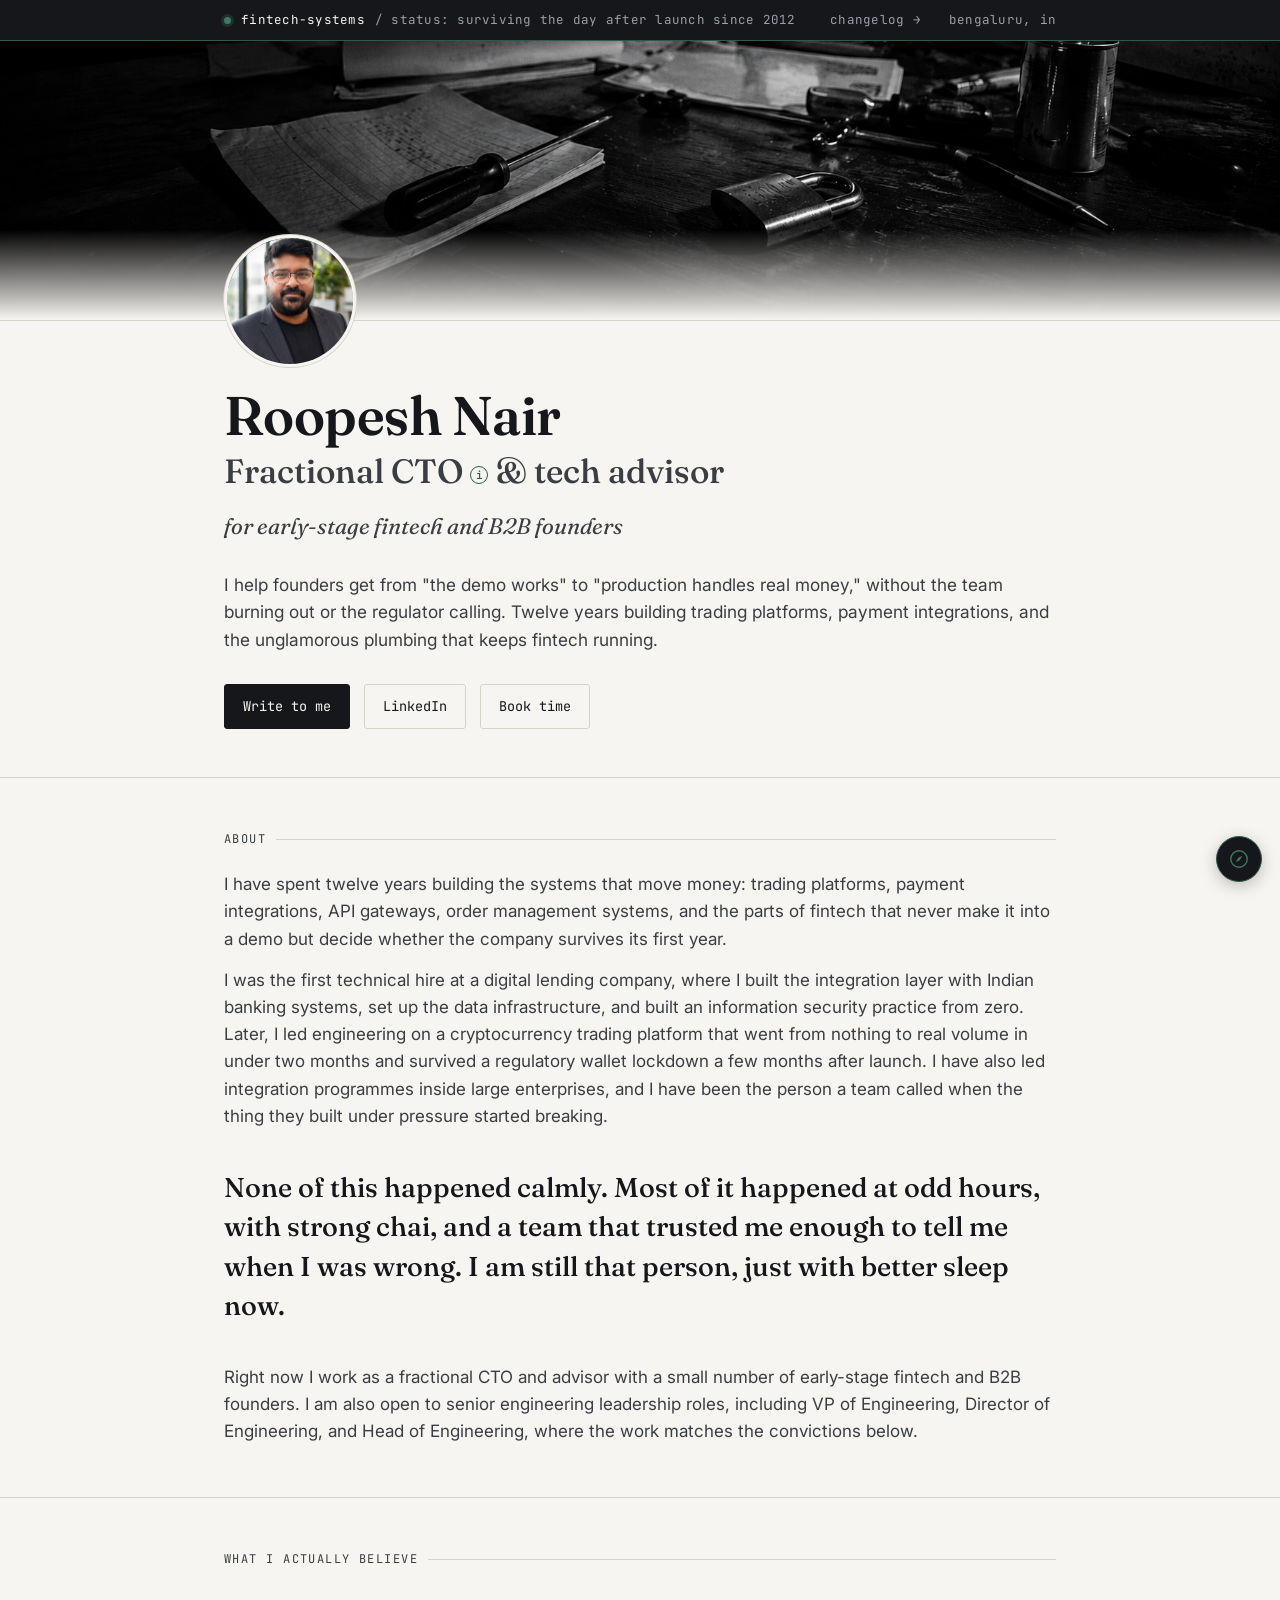
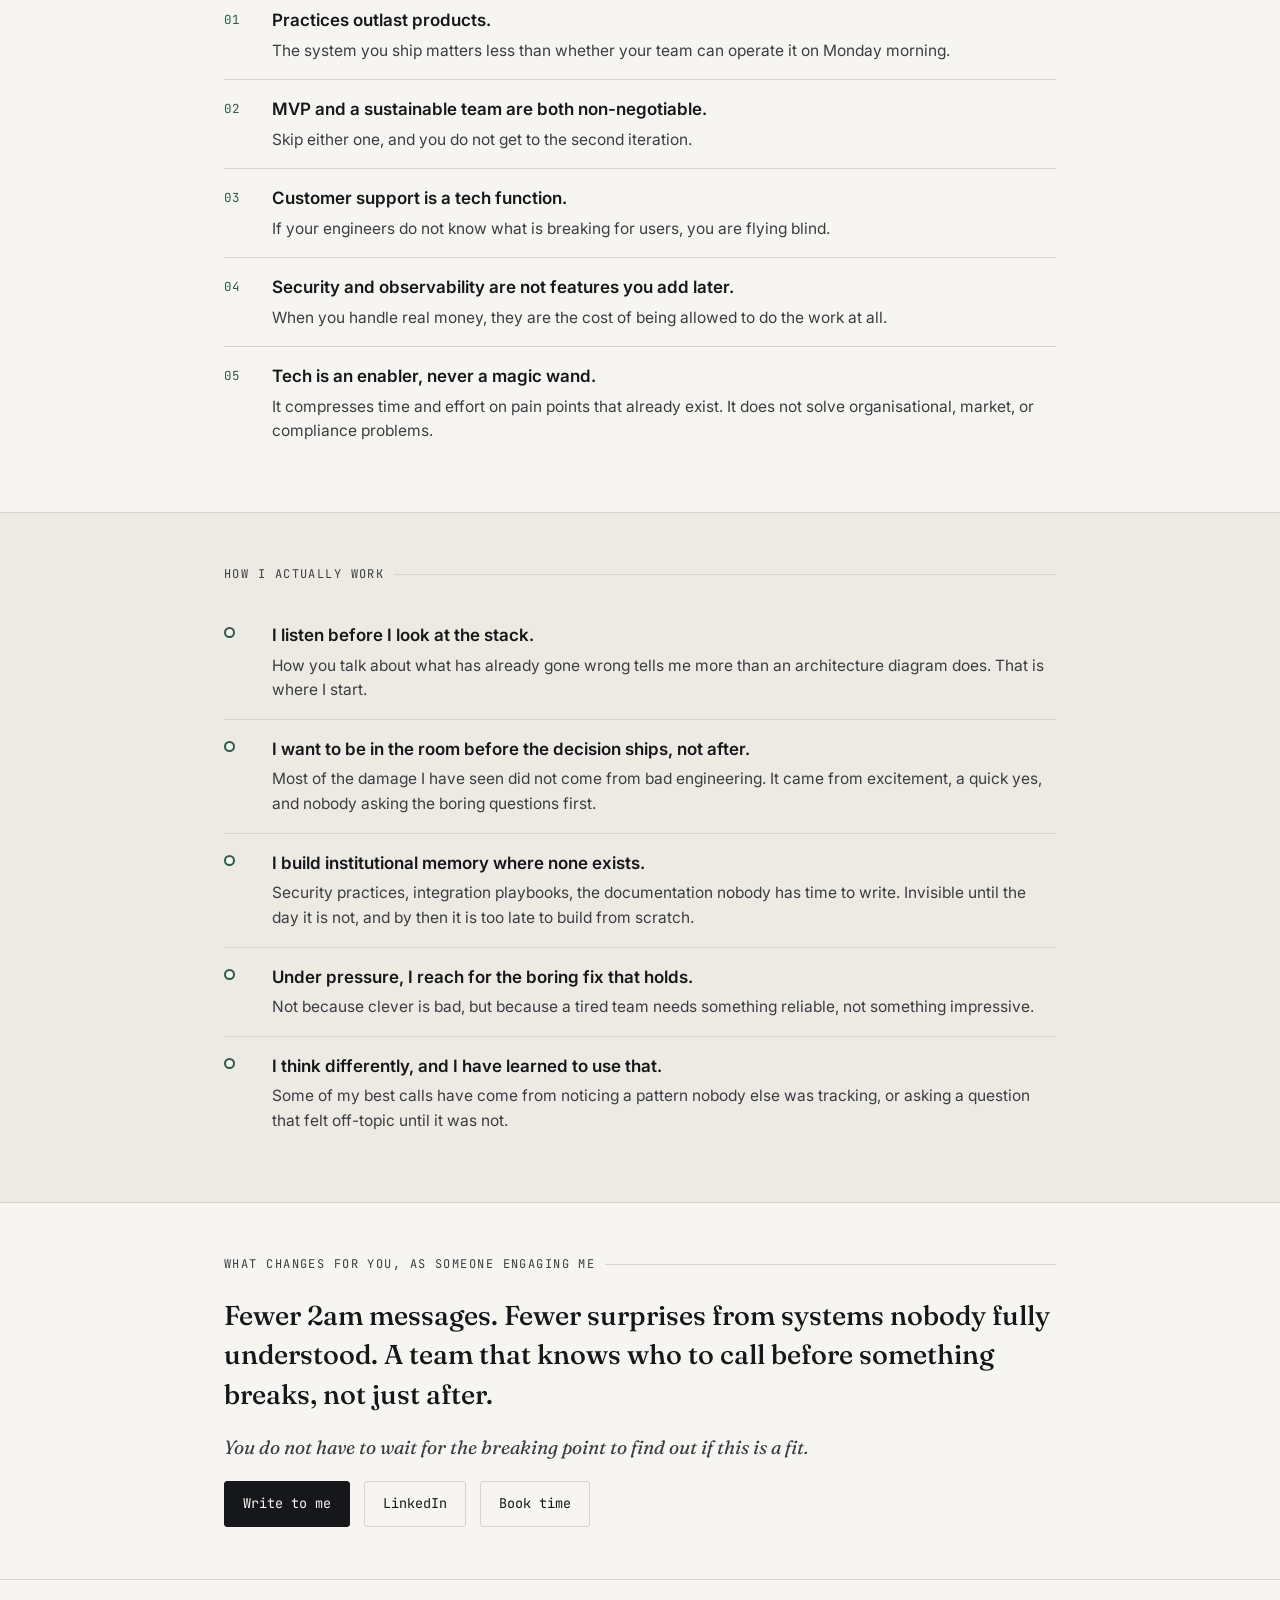
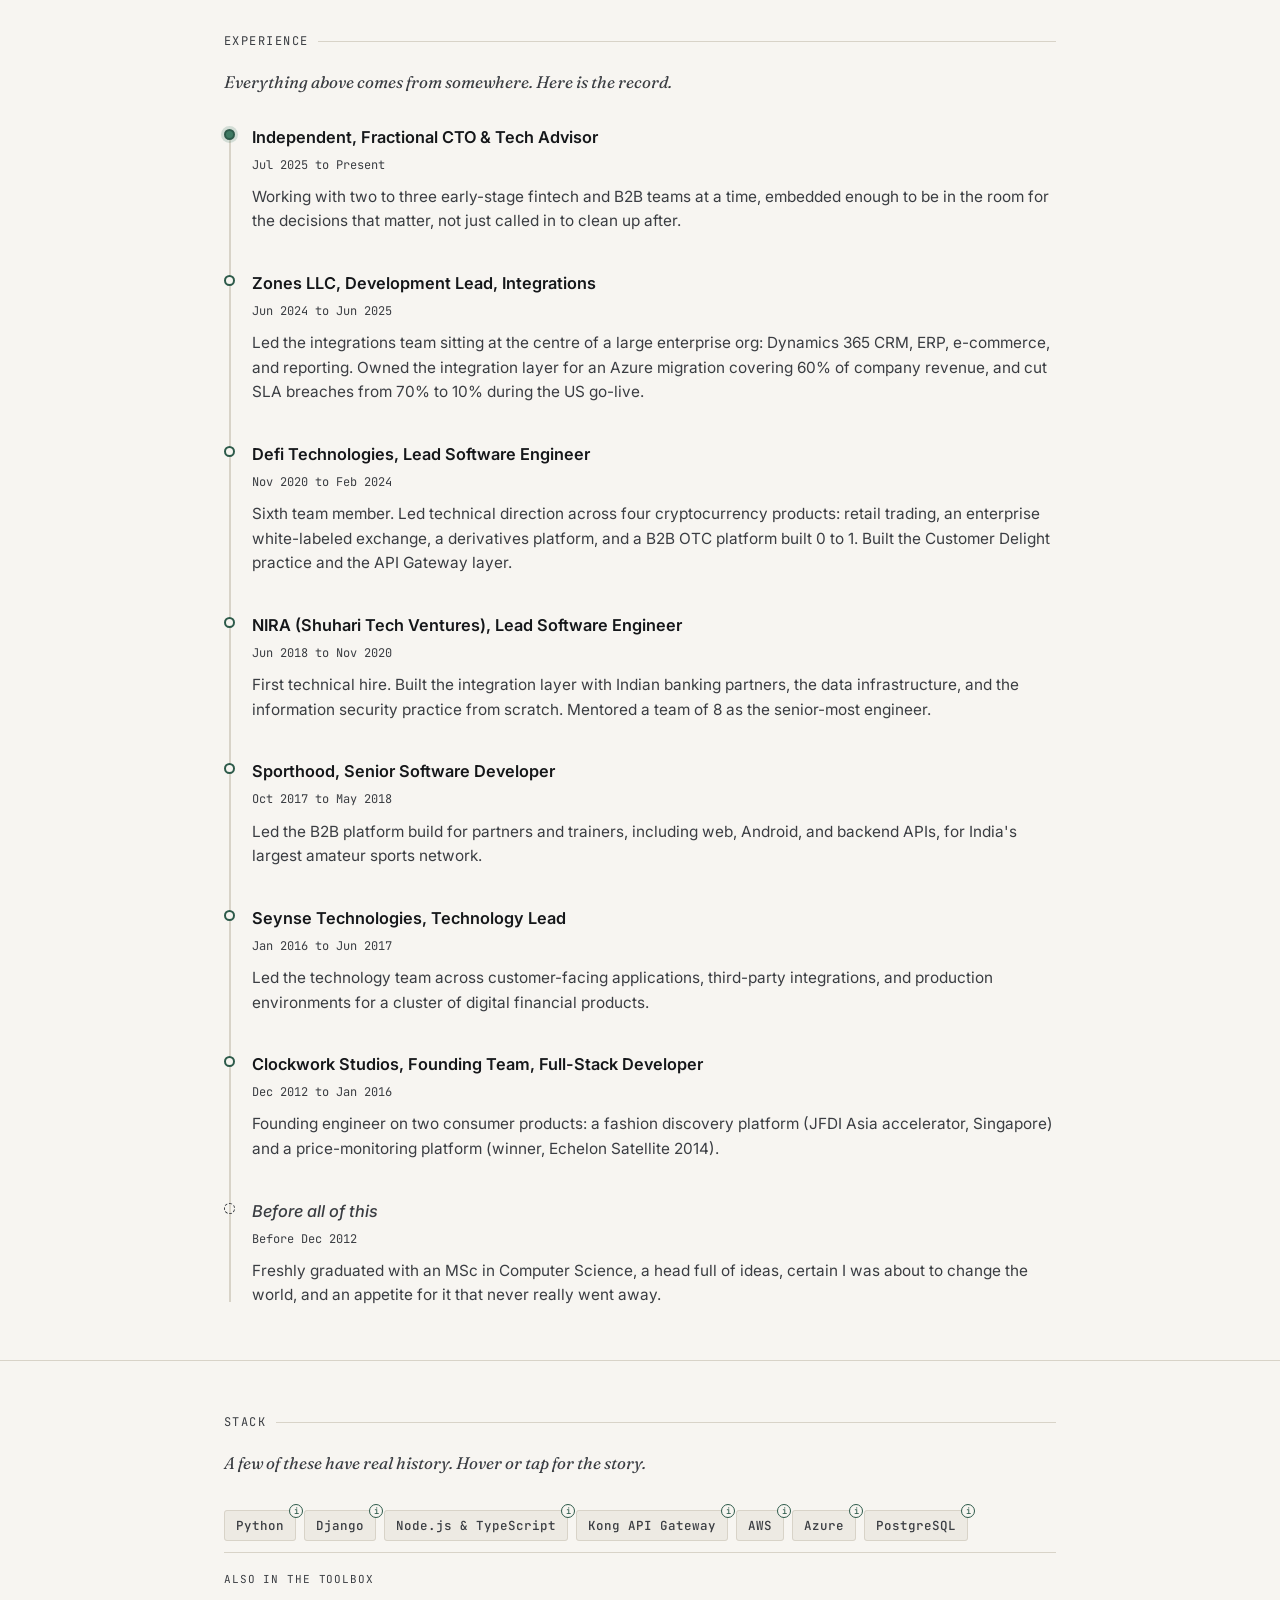
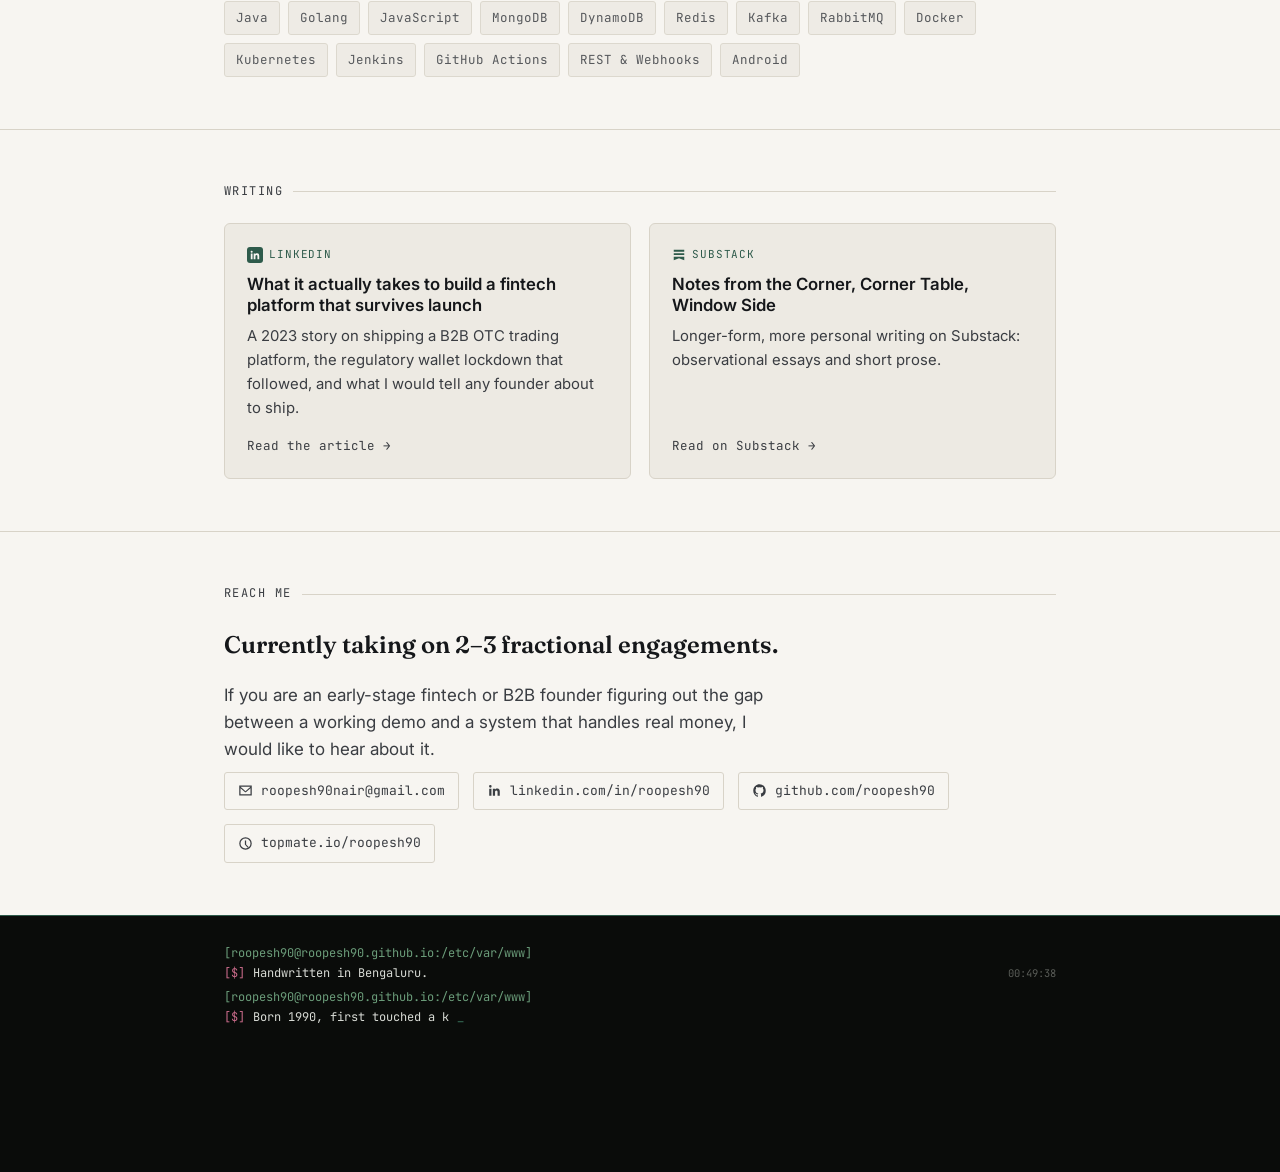
<file: index.html>
<!DOCTYPE html>
<html lang="en">
<head>
<meta charset="UTF-8">
<meta name="viewport" content="width=device-width, initial-scale=1.0">
<title>Roopesh Nair, Fractional CTO for early-stage fintech</title>
<meta name="description" content="Helping early-stage fintech founders survive the day after launch. 12+ years building trading platforms, payment integrations, and the systems that move real money.">
<link rel="canonical" href="https://roopesh90.github.io/">

<!-- Open Graph (LinkedIn, Facebook, WhatsApp, etc.) -->
<meta property="og:title" content="Roopesh Nair, Fractional CTO for early-stage fintech">
<meta property="og:description" content="Helping early-stage fintech founders survive the day after launch. 12+ years building trading platforms, payment integrations, and the systems that move real money.">
<meta property="og:type" content="website">
<meta property="og:url" content="https://roopesh90.github.io/">
<meta property="og:image" content="https://roopesh90.github.io/assets/img/og-share.png">
<meta property="og:image:width" content="1200">
<meta property="og:image:height" content="630">
<meta property="og:site_name" content="Roopesh Nair">
<meta property="og:locale" content="en_IN">

<!-- Twitter / X Card -->
<meta name="twitter:card" content="summary_large_image">
<meta name="twitter:title" content="Roopesh Nair, Fractional CTO for early-stage fintech">
<meta name="twitter:description" content="Helping early-stage fintech founders survive the day after launch. 12+ years building trading platforms, payment integrations, and the systems that move real money.">
<meta name="twitter:image" content="https://roopesh90.github.io/assets/img/og-share.png">

<!-- Favicon -->
<link rel="icon" type="image/png" href="assets/img/favicon.png">

<link rel="preconnect" href="https://fonts.googleapis.com">
<link rel="preconnect" href="https://fonts.gstatic.com" crossorigin>
<link href="https://fonts.googleapis.com/css2?family=Fraunces:opsz,wght@9..144,400;9..144,500;9..144,600&family=JetBrains+Mono:wght@400;500&family=Inter:wght@400;500;600&display=swap" rel="stylesheet">

<!-- Structured data for search engines -->
<script type="application/ld+json">
{
  "@context": "https://schema.org",
  "@type": "Person",
  "name": "Roopesh Nair",
  "url": "https://roopesh90.github.io/",
  "image": "https://roopesh90.github.io/assets/img/headshot.jpg",
  "jobTitle": "Fractional CTO & Tech Advisor",
  "description": "Helping early-stage fintech founders survive the day after launch. 12+ years building trading platforms, payment integrations, and the systems that move real money.",
  "address": {
    "@type": "PostalAddress",
    "addressLocality": "Bengaluru",
    "addressCountry": "IN"
  },
  "email": "mailto:roopesh90nair@gmail.com",
  "sameAs": [
    "https://www.linkedin.com/in/roopesh90/",
    "https://github.com/roopesh90",
    "https://roopesh90.substack.com/",
    "https://topmate.io/roopesh90/"
  ],
  "knowsAbout": [
    "Fintech engineering",
    "Payment integrations",
    "Trading platforms",
    "API architecture",
    "Engineering leadership",
    "Technical due diligence"
  ]
}
</script>

<style>
  :root {
    --ink: #15171A;
    --ink-soft: #3A3D42;
    --paper: #F7F5F1;
    --paper-dim: #EDEAE3;
    --rule: #D8D3C8;
    --signal: #2D5A4A;
    --signal-bright: #3E7A63;
    --amber: #B8732E;

    --display: 'Fraunces', serif;
    --mono: 'JetBrains Mono', monospace;
    --body: 'Inter', -apple-system, sans-serif;

    --max: 880px;
    --max-wide: 1100px;
  }

  * { box-sizing: border-box; }

  html { scroll-behavior: smooth; }

  body {
    margin: 0;
    background: var(--paper);
    color: var(--ink);
    font-family: var(--body);
    font-size: 17px;
    line-height: 1.6;
    -webkit-font-smoothing: antialiased;
  }

  a { color: var(--signal); text-decoration-color: var(--rule); text-underline-offset: 3px; }
  a:hover { color: var(--signal-bright); }
  a:focus-visible, button:focus-visible { outline: 2px solid var(--signal); outline-offset: 3px; }

  .wrap {
    max-width: var(--max);
    margin: 0 auto;
    padding: 0 24px;
  }

  /* ---------- Status bar (the signature element) ---------- */
  .statusbar {
    background: var(--ink);
    color: var(--paper);
    font-family: var(--mono);
    font-size: 12.5px;
    letter-spacing: 0.02em;
    padding: 10px 0;
    border-bottom: 1px solid var(--signal);
  }
  .statusbar .wrap {
    display: flex;
    align-items: center;
    gap: 10px;
    flex-wrap: wrap;
  }
  .dot {
    width: 7px; height: 7px;
    border-radius: 50%;
    background: var(--signal-bright);
    box-shadow: 0 0 0 3px rgba(62,122,99,0.25);
    flex-shrink: 0;
    animation: pulse 2.4s ease-in-out infinite;
  }
  @keyframes pulse {
    0%, 100% { opacity: 1; }
    50% { opacity: 0.55; }
  }
  .statusbar .path { color: #9aa0a8; }
  .changelog-link {
    margin-left: auto;
    color: #9aa0a8;
    text-decoration: none;
    transition: color 0.15s ease;
  }
  .changelog-link:hover { color: var(--paper); }
  .statusbar .uptime { margin-left: 18px; color: #9aa0a8; }
  @media (max-width: 560px) {
    .statusbar .uptime { margin-left: 0; }
    .statusbar .path { display: none; }
    .statusbar { font-size: 11.5px; }
  }

  /* ---------- Hero ---------- */
  header.hero {
    padding: 64px 0 48px;
    border-bottom: 1px solid var(--rule);
  }
  h1.name {
    font-family: var(--display);
    font-weight: 600;
    font-size: clamp(2.4rem, 6vw, 3.4rem);
    line-height: 1.05;
    margin: 0 0 8px;
    letter-spacing: -0.01em;
  }
  .title-line {
    font-family: var(--display);
    font-weight: 500;
    font-size: clamp(1.5rem, 3.6vw, 2.1rem);
    line-height: 1.15;
    color: var(--ink-soft);
    margin: 0 0 18px;
  }
  .role-line {
    font-family: var(--display);
    font-weight: 400;
    font-style: italic;
    font-size: clamp(1.15rem, 2.6vw, 1.4rem);
    color: var(--ink-soft);
    margin: 0 0 26px;
    max-width: 30ch;
  }
  .lede {
    font-size: 1.08rem;
    color: var(--ink-soft);
    margin: 0 0 30px;
  }
  .hero-actions {
    display: flex;
    gap: 14px;
    flex-wrap: wrap;
  }
  .btn {
    display: inline-flex;
    align-items: center;
    gap: 8px;
    font-family: var(--mono);
    font-size: 13.5px;
    padding: 11px 18px;
    border-radius: 3px;
    text-decoration: none;
    border: 1px solid var(--ink);
    transition: background 0.15s ease, color 0.15s ease;
  }
  .btn-primary {
    background: var(--ink);
    color: var(--paper);
  }
  .btn-primary:hover { background: var(--signal); border-color: var(--signal); color: var(--paper); }
  .btn-ghost {
    background: transparent;
    color: var(--ink);
    border-color: var(--rule);
  }
  .btn-ghost:hover { border-color: var(--ink); color: var(--ink); }

  /* ---------- Section nav ---------- */
  .section-nav {
    position: fixed;
    right: 22px;
    top: 50%;
    transform: translateY(-50%);
    display: flex;
    flex-direction: column;
    gap: 14px;
    z-index: 15;
  }
  .section-nav-dot {
    width: 8px;
    height: 8px;
    border-radius: 50%;
    background: transparent;
    border: 1.5px solid var(--rule);
    transition: background 0.2s ease, border-color 0.2s ease, transform 0.2s ease;
    cursor: pointer;
  }
  .section-nav-dot:hover {
    border-color: var(--signal);
  }
  .section-nav-dot.active {
    background: var(--signal);
    border-color: var(--signal);
    transform: scale(1.3);
  }
  @media (max-width: 1300px) {
    .section-nav { display: none; }
  }

  /* ---------- Mobile nav ---------- */
  .mobile-nav {
    display: none;
    position: fixed;
    right: 18px;
    bottom: 18px;
    z-index: 32;
  }
  @media (max-width: 1300px) {
    .mobile-nav { display: block; }
  }
  .mobile-nav-toggle {
    width: 46px;
    height: 46px;
    border-radius: 50%;
    background: var(--ink);
    border: 1.5px solid var(--signal);
    display: flex;
    align-items: center;
    justify-content: center;
    cursor: pointer;
    box-shadow: 0 4px 16px rgba(21,23,26,0.25);
    transition: transform 0.15s ease;
    animation: nav-glow 2.6s ease-in-out infinite;
  }
  @keyframes nav-glow {
    0%, 100% { box-shadow: 0 4px 16px rgba(21,23,26,0.25), 0 0 0 0 rgba(62,122,99,0.45); }
    50% { box-shadow: 0 4px 16px rgba(21,23,26,0.25), 0 0 0 8px rgba(62,122,99,0); }
  }
  .mobile-nav.open .mobile-nav-toggle {
    animation: none;
  }
  .mobile-nav-toggle:active {
    transform: scale(0.92);
  }
  .mobile-nav-toggle-icon {
    width: 22px;
    height: 22px;
    color: var(--signal-bright);
    transition: color 0.15s ease, transform 0.15s ease;
  }
  .mobile-nav.open .mobile-nav-toggle-icon {
    color: var(--paper);
    transform: rotate(-25deg);
  }
  .mobile-nav-menu {
    display: none;
    position: absolute;
    right: 0;
    bottom: 58px;
    background: var(--ink);
    border-radius: 8px;
    padding: 8px;
    min-width: 200px;
    box-shadow: 0 8px 24px rgba(21,23,26,0.3);
  }
  .mobile-nav.open .mobile-nav-menu {
    display: block;
  }
  .mobile-nav-item {
    display: block;
    padding: 10px 12px;
    font-family: var(--mono);
    font-size: 13px;
    color: #c8cbc6;
    text-decoration: none;
    border-radius: 4px;
    transition: background 0.12s ease, color 0.12s ease;
  }
  .mobile-nav-item:hover,
  .mobile-nav-item:active {
    background: rgba(255,255,255,0.06);
    color: var(--paper);
  }
  .mobile-nav-item.active {
    color: var(--signal-bright);
  }
  .mobile-nav-item.active::before {
    content: '> ';
  }

  /* ---------- Banner hero ---------- */
  .banner-wrap {
    position: relative;
    width: 100%;
    max-height: 280px;
    overflow: hidden;
    border-bottom: 1px solid var(--rule);
  }
  .banner-wrap img {
    width: 100%;
    height: 280px;
    object-fit: cover;
    display: block;
    /* LinkedIn banner native size: 1584 x 396px. Crop centers by default; adjust object-position if your focal point sits elsewhere, e.g. object-position: center 30%; */
    /* filter: grayscale(100%) contrast(1.05); */
    object-position: bottom;
  }
  .banner-wrap::after {
    /* subtle paper-toned fade at the bottom so the banner blends into the hero below */
    content: '';
    position: absolute;
    left: 0; right: 0; bottom: 0;
    height: 90px;
    background: linear-gradient(to bottom, rgba(247,245,241,0) 0%, var(--paper) 100%);
  }
  @media (max-width: 560px) {
    .banner-wrap, .banner-wrap img { max-height: 160px; height: 160px; }
  }

  .hero-inner {
    display: flex;
    flex-direction: column;
    align-items: flex-start;
  }
  .headshot {
    width: 132px;
    height: 132px;
    border-radius: 50%;
    object-fit: cover;
    border: 3px solid var(--paper);
    box-shadow: 0 0 0 1px var(--rule);
    margin-top: -150px; /* pulls the headshot up to sit on the banner itself */
    margin-bottom: 20px;
    background: var(--paper-dim);
    flex-shrink: 0;
    position: relative;
    z-index: 1;
  }
  @media (max-width: 560px) {
    .headshot { width: 100px; height: 100px; margin-top: -110px; margin-bottom: 16px; }
  }

  /* ---------- Contact icons ---------- */
  .icon-row {
    display: flex;
    flex-wrap: wrap;
    gap: 14px;
    margin-top: 8px;
  }
  .icon-link {
    display: inline-flex;
    align-items: center;
    gap: 8px;
    font-family: var(--mono);
    font-size: 13px;
    color: var(--ink-soft);
    padding: 8px 13px;
    border: 1px solid var(--rule);
    border-radius: 3px;
    text-decoration: none;
    transition: border-color 0.15s ease, color 0.15s ease;
  }
  .icon-link svg {
    width: 15px;
    height: 15px;
    flex-shrink: 0;
    fill: currentColor;
  }
  .icon-link:hover {
    color: var(--signal);
    border-color: var(--signal);
  }


  /* ---------- Info tooltip ---------- */
  .info-trigger {
    position: relative;
    display: inline-block;
  }
  .info-dot {
    display: inline-flex;
    align-items: center;
    justify-content: center;
    width: 18px;
    height: 18px;
    border-radius: 50%;
    border: 1.5px solid var(--signal);
    color: var(--signal);
    font-family: var(--mono);
    font-size: 11px;
    font-style: normal;
    font-weight: 500;
    cursor: pointer;
    vertical-align: middle;
    margin-left: 7px;
    background: var(--paper);
    transition: background 0.15s ease, color 0.15s ease;
    user-select: none;
  }
  .info-dot:hover, .info-dot:focus-visible, .info-dot.active {
    background: var(--signal);
    color: var(--paper);
  }
  .info-word {
    cursor: pointer;
  }
  @media (hover: hover) and (pointer: fine) {
    .info-trigger:hover .info-dot {
      background: var(--signal);
      color: var(--paper);
    }
  }
  .info-trigger.trigger-active .info-dot {
    background: var(--signal);
    color: var(--paper);
  }
  .info-popover {
    display: none;
    position: absolute;
    top: calc(100% + 10px);
    left: 0;
    width: 290px;
    max-width: 80vw;
    background: var(--ink);
    color: var(--paper);
    font-family: var(--body);
    font-size: 0.85rem;
    line-height: 1.55;
    padding: 14px 16px;
    border-radius: 5px;
    box-shadow: 0 8px 24px rgba(21,23,26,0.25);
    z-index: 20;
  }
  @media (max-width: 600px) {
    .info-popover {
      position: fixed;
      left: 50%;
      top: 90px;
      transform: translateX(-50%);
      width: min(86vw, 320px);
      max-width: 86vw;
      z-index: 31;
    }
    .info-popover::before { display: none; }
    .info-popover::after {
      content: 'tap anywhere to close';
      display: block;
      margin-top: 10px;
      font-family: var(--mono);
      font-size: 10.5px;
      color: #8a9088;
      text-transform: uppercase;
      letter-spacing: 0.06em;
    }
    body::before {
      content: '';
      position: fixed;
      inset: 0;
      background: rgba(21,23,26,0);
      pointer-events: none;
      z-index: 25;
      transition: background 0.15s ease;
    }
    body:has(.info-popover.open)::before {
      background: rgba(21,23,26,0.35);
      pointer-events: auto;
    }
  }
  .info-popover::before {
    content: '';
    position: absolute;
    top: -6px;
    left: 14px;
    width: 11px;
    height: 11px;
    background: var(--ink);
    transform: rotate(45deg);
  }
  .info-popover.open { display: block; }
  .info-popover strong { color: var(--signal-bright); }

  @media (hover: hover) and (pointer: fine) {
    .info-trigger:hover .info-popover { display: block; }
  }

  section { padding: 52px 0; border-bottom: 1px solid var(--rule); }
  section:last-of-type { border-bottom: none; }
  .section-label {
    font-family: var(--mono);
    font-size: 12px;
    text-transform: uppercase;
    letter-spacing: 0.12em;
    color: var(--ink-soft);
    margin: 0 0 22px;
    display: flex;
    align-items: center;
    gap: 10px;
  }
  .section-label::after {
    content: '';
    flex: 1;
    height: 1px;
    background: var(--rule);
  }
  h2 {
    font-family: var(--display);
    font-weight: 600;
    font-size: 1.5rem;
    margin: 0 0 18px;
  }

  /* ---------- Outcome statement ---------- */
  .outcome-line {
    font-family: var(--display);
    font-weight: 500;
    font-size: clamp(1.3rem, 2.8vw, 1.7rem);
    line-height: 1.45;
    color: var(--ink);
    max-width: 56ch;
    margin: 0;
  }
  .outcome-followup {
    font-family: var(--display);
    font-weight: 400;
    font-style: italic;
    font-size: clamp(1.05rem, 2vw, 1.2rem);
    color: var(--ink-soft);
    max-width: 50ch;
    margin: 18px 0 0;
  }

  /* ---------- Log / about ---------- */
  .log-entry { margin-bottom: 18px; }
  .log-entry p { margin: 0; color: var(--ink-soft); }
  .log-entry p + p { margin-top: 14px; }
  .about-standalone {
    margin: 38px 0 38px;
    max-width: 62ch;
  }
  .about-close { margin-bottom: 0; }

  /* ---------- Convictions ---------- */
  .convictions { display: flex; flex-direction: column; gap: 0; }
  .conviction {
    display: grid;
    grid-template-columns: 32px 1fr;
    gap: 16px;
    padding: 16px 0;
    border-top: 1px solid var(--rule);
  }
  .conviction:first-child { border-top: none; }
  .conviction .n {
    font-family: var(--mono);
    font-size: 12.5px;
    color: var(--signal);
    padding-top: 3px;
  }
  .conviction .t { font-weight: 600; margin: 0 0 4px; }
  .conviction .d { margin: 0; color: var(--ink-soft); font-size: 0.97rem; }

  /* ---------- How I Actually Work (visually distinct from Convictions) ---------- */
  .how-i-work-section {
    background: var(--paper-dim);
  }
  .hiw-node {
    width: 11px;
    height: 11px;
    border-radius: 50%;
    background: var(--paper);
    border: 2px solid var(--signal);
    margin-top: 5px;
  }
  .how-i-work-list .conviction { border-top-color: var(--rule); }

  /* ---------- Experience ---------- */
  .bridge-line {
    font-family: var(--display);
    font-weight: 400;
    font-style: italic;
    font-size: 1.05rem;
    color: var(--ink-soft);
    margin: -4px 0 28px;
  }
  .timeline {
    position: relative;
    padding-left: 28px;
  }
  .timeline::before {
    content: '';
    position: absolute;
    left: 5px;
    top: 6px;
    bottom: 6px;
    width: 1.5px;
    background: var(--rule);
  }
  .timeline-origin-line {
    display: none;
  }
  .timeline-item {
    position: relative;
    padding: 0 0 36px;
  }
  .timeline-item:last-child { padding-bottom: 0; }
  .timeline-node {
    position: absolute;
    left: -28px;
    top: 5px;
    width: 11px;
    height: 11px;
    border-radius: 50%;
    background: var(--paper);
    border: 2px solid var(--signal);
    z-index: 1;
  }
  .timeline-item:first-child .timeline-node {
    background: var(--signal-bright);
    box-shadow: 0 0 0 3px rgba(62,122,99,0.2);
  }
  .timeline-content .org { font-weight: 600; font-size: 1.02rem; display: block; }
  .timeline-content .when {
    font-family: var(--mono);
    font-size: 12px;
    color: var(--ink-soft);
    white-space: nowrap;
    display: inline-block;
    margin-top: 3px;
  }
  .timeline-content .desc {
    color: var(--ink-soft);
    font-size: 0.96rem;
    margin: 8px 0 0;
  }
  @media (max-width: 560px) {
    .timeline { padding-left: 22px; }
    .timeline::before { left: 4px; }
    .timeline-origin-line { left: 4px; }
    .timeline-node { left: -22px; width: 9px; height: 9px; }
  }
  .timeline-origin {
    position: relative;
    padding-bottom: 0;
  }
  .timeline-origin .timeline-node {
    width: 11px;
    height: 11px;
    border: 1.5px dashed var(--ink-soft);
    background: transparent;
    top: 5px;
  }
  .timeline-origin .org {
    font-style: italic;
    font-weight: 500;
    color: var(--ink-soft);
  }
  @media (max-width: 560px) {
    .timeline-origin .timeline-node { left: -22px; width: 9px; height: 9px; }
  }

  /* ---------- Stack ---------- */
  .stackgrid {
    display: flex;
    flex-wrap: wrap;
    gap: 8px;
  }
  .stackgrid-featured {
    margin-bottom: 8px;
  }
  .stack-trigger {
    position: relative;
    display: inline-block;
    margin-top: 6px;
  }
  .chip-featured {
    border-color: var(--signal);
    color: var(--ink);
    font-weight: 500;
    padding-right: 18px;
  }
  .stack-badge {
    position: absolute;
    top: -7px;
    right: -7px;
    width: 14px;
    height: 14px;
    font-size: 8.5px;
    margin-left: 0;
  }
  .stack-trigger .info-popover {
    left: 0;
    top: calc(100% + 8px);
  }
  .stack-secondary {
    padding-top: 18px;
    border-top: 1px solid var(--rule);
    margin-top: 14px;
  }
  .stack-secondary-label {
    font-family: var(--mono);
    font-size: 11px;
    text-transform: uppercase;
    letter-spacing: 0.08em;
    color: var(--ink-soft);
    margin: 0 0 12px;
  }
  .stack-secondary .chip {
    opacity: 0.85;
  }
  .chip {
    font-family: var(--mono);
    font-size: 12.5px;
    border: 1px solid var(--rule);
    color: var(--ink-soft);
    padding: 6px 11px;
    border-radius: 3px;
    background: var(--paper-dim);
  }

  /* ---------- Writing ---------- */
  .writing-grid {
    display: grid;
    grid-template-columns: 1fr 1fr;
    gap: 18px;
  }
  @media (max-width: 700px) {
    .writing-grid { grid-template-columns: 1fr; }
  }
  .writeup-card {
    display: flex;
    flex-direction: column;
    padding: 22px;
    border: 1px solid var(--rule);
    border-radius: 6px;
    background: var(--paper-dim);
    text-decoration: none;
    color: var(--ink);
    transition: border-color 0.18s ease, transform 0.18s ease, box-shadow 0.18s ease;
  }
  .writeup-card:hover {
    border-color: var(--signal);
    transform: translateY(-3px);
    box-shadow: 0 10px 24px rgba(21,23,26,0.08);
  }
  .writeup-source {
    display: flex;
    align-items: center;
    gap: 6px;
    font-family: var(--mono);
    font-size: 11px;
    text-transform: uppercase;
    letter-spacing: 0.08em;
    color: var(--signal);
    margin-bottom: 10px;
  }
  .writeup-source svg {
    width: 14px;
    height: 14px;
    fill: currentColor;
    flex-shrink: 0;
  }
  .writeup-source svg.linkedin-icon {
    width: 16px;
    height: 16px;
    padding: 2px;
    box-sizing: border-box;
    background: var(--signal);
    fill: var(--paper);
    border-radius: 3px;
  }
  .writeup-card .wt {
    font-weight: 600;
    font-size: 1.05rem;
    margin: 0 0 8px;
    line-height: 1.3;
  }
  .writeup-card .wd {
    color: var(--ink-soft);
    font-size: 0.93rem;
    margin: 0 0 16px;
    flex-grow: 1;
  }
  .writeup-arrow {
    font-family: var(--mono);
    font-size: 12.5px;
    color: var(--ink-soft);
    transition: color 0.18s ease;
  }
  .writeup-card:hover .writeup-arrow { color: var(--signal); }

  /* ---------- Contact / footer ---------- */
  footer {
    margin: 0;
  }
  .sign-bar {
    background: #0a0c0a;
    border-top: 1px solid var(--signal);
    padding: 28px 0 32px;
  }
  .terminal-box {
    font-family: var(--mono);
    font-size: 12px;
    line-height: 1.5;
    min-height: 196px;
    overflow: hidden;
  }
  .terminal-line {
    margin-bottom: 6px;
  }
  .terminal-prompt {
    margin: 0;
    color: #6b9d7a;
  }
  .terminal-prompt .at { color: #6b9d7a; }
  .terminal-prompt .path { color: #7a93c9; }
  .terminal-prompt .num { color: #c9b25a; }
  .terminal-prompt .bracket { color: #7a93c9; }
  .terminal-content {
    margin: 2px 0 0;
    display: flex;
    align-items: baseline;
    gap: 8px;
    flex-wrap: wrap;
  }
  .terminal-dollar { color: #c96b8a; flex-shrink: 0; }
  .terminal-text { color: #d8dbd5; word-break: break-word; }
  .terminal-timestamp {
    margin-left: auto;
    color: #5a5d58;
    font-size: 10.5px;
    flex-shrink: 0;
    padding-left: 12px;
  }
  .terminal-cursor {
    color: var(--signal-bright);
    animation: pulse 1s steps(1) infinite;
  }
  @media (prefers-reduced-motion: reduce) {
    .terminal-cursor { animation: none; }
  }
  @media (max-width: 700px) {
    .terminal-box { min-height: 220px; font-size: 11px; }
    .terminal-timestamp { display: none; }
  }

  @media (prefers-reduced-motion: reduce) {
    .dot { animation: none; }
    .mobile-nav-toggle { animation: none; }
    html { scroll-behavior: auto; }
  }
</style>
</head>
<body>

<div class="statusbar" id="top">
  <div class="wrap">
    <span class="dot" aria-hidden="true"></span>
    <span>fintech-systems</span>
    <span class="path">/ status: surviving the day after launch since 2012</span>
    <a class="changelog-link" href="changelog.html">changelog &rarr;</a>
    <span class="uptime">bengaluru, in</span>
  </div>
</div>

<div class="banner-wrap">
  <!-- LinkedIn banner export, native size 1584x396px. Save as assets/img/banner.png -->
  <img src="assets/img/banner.png" alt="" role="presentation">
</div>

<header class="hero">
  <div class="wrap">
    <div class="hero-inner">
      <!-- LinkedIn profile photo export, recommended 400x400px min. Save as assets/img/headshot.jpg -->
      <img class="headshot" src="assets/img/headshot.jpg" alt="Roopesh Nair">
      <h1 class="name">Roopesh Nair</h1>
      <p class="title-line"><span class="info-trigger"><span class="info-word">Fractional CTO</span><button class="info-dot" type="button" aria-label="What does Fractional CTO mean?" aria-expanded="false">i</button><span class="info-popover" role="tooltip">A <strong>Fractional CTO</strong> is a senior technology leader who works with a company part time or on a project basis, rather than as a full-time hire. Same judgment and accountability a full-time CTO would bring, sized to what an early-stage company actually needs and can afford right now.</span></span> &amp; tech advisor</p>
    </div>
    <p class="role-line">for early-stage fintech and B2B founders</p>
    <p class="lede">
      I help founders get from "the demo works" to "production handles real money," without the team burning out or the regulator calling.
      Twelve years building trading platforms, payment integrations, and the
      unglamorous plumbing that keeps fintech running.
    </p>
    <div class="hero-actions">
      <a class="btn btn-primary" href="mailto:roopesh90nair@gmail.com">Write to me</a>
      <a class="btn btn-ghost" href="https://www.linkedin.com/in/roopesh90/" target="_blank" rel="noopener">LinkedIn</a>
      <a class="btn btn-ghost" href="https://topmate.io/roopesh90/" target="_blank" rel="noopener">Book time</a>
    </div>
  </div>
</header>

<section id="about">
  <div class="wrap">
    <p class="section-label">about</p>
    <div class="log-entry">
      <p>
        I have spent twelve years building the systems that move money: trading platforms,
        payment integrations, API gateways, order management systems, and the parts of fintech
        that never make it into a demo but decide whether the company survives its first year.
      </p>
      <p>
        I was the first technical hire at a digital lending company, where I built the integration
        layer with Indian banking systems, set up the data infrastructure, and built an information
        security practice from zero. Later, I led engineering on a cryptocurrency trading platform
        that went from nothing to real volume in under two months and survived a regulatory wallet
        lockdown a few months after launch. I have also led integration programmes inside large
        enterprises, and I have been the person a team called when the thing they built under
        pressure started breaking.
      </p>
    </div>

    <p class="outcome-line about-standalone">
      None of this happened calmly. Most of it happened at odd hours, with strong chai, and a
      team that trusted me enough to tell me when I was wrong. I am still that person, just with
      better sleep now.
    </p>

    <div class="log-entry about-close">
      <p>
        Right now I work as a fractional CTO and advisor with a small number of early-stage
        fintech and B2B founders. I am also open to senior engineering leadership roles, including VP of Engineering, Director of Engineering, and Head of Engineering, where the work matches the convictions below.
      </p>
    </div>
  </div>
</section>

<section id="convictions">
  <div class="wrap">
    <p class="section-label">what I actually believe</p>
    <div class="convictions">
      <div class="conviction">
        <span class="n">01</span>
        <div>
          <p class="t">Practices outlast products.</p>
          <p class="d">The system you ship matters less than whether your team can operate it on Monday morning.</p>
        </div>
      </div>
      <div class="conviction">
        <span class="n">02</span>
        <div>
          <p class="t">MVP and a sustainable team are both non-negotiable.</p>
          <p class="d">Skip either one, and you do not get to the second iteration.</p>
        </div>
      </div>
      <div class="conviction">
        <span class="n">03</span>
        <div>
          <p class="t">Customer support is a tech function.</p>
          <p class="d">If your engineers do not know what is breaking for users, you are flying blind.</p>
        </div>
      </div>
      <div class="conviction">
        <span class="n">04</span>
        <div>
          <p class="t">Security and observability are not features you add later.</p>
          <p class="d">When you handle real money, they are the cost of being allowed to do the work at all.</p>
        </div>
      </div>
      <div class="conviction">
        <span class="n">05</span>
        <div>
          <p class="t">Tech is an enabler, never a magic wand.</p>
          <p class="d">It compresses time and effort on pain points that already exist. It does not solve organisational, market, or compliance problems.</p>
        </div>
      </div>
    </div>
  </div>
</section>

<section id="how-i-work" class="how-i-work-section">
  <div class="wrap">
    <p class="section-label">how I actually work</p>
    <div class="convictions how-i-work-list">
      <div class="conviction">
        <span class="n hiw-node" aria-hidden="true"></span>
        <div>
          <p class="t">I listen before I look at the stack.</p>
          <p class="d">How you talk about what has already gone wrong tells me more than an architecture diagram does. That is where I start.</p>
        </div>
      </div>
      <div class="conviction">
        <span class="n hiw-node" aria-hidden="true"></span>
        <div>
          <p class="t">I want to be in the room before the decision ships, not after.</p>
          <p class="d">Most of the damage I have seen did not come from bad engineering. It came from excitement, a quick yes, and nobody asking the boring questions first.</p>
        </div>
      </div>
      <div class="conviction">
        <span class="n hiw-node" aria-hidden="true"></span>
        <div>
          <p class="t">I build institutional memory where none exists.</p>
          <p class="d">Security practices, integration playbooks, the documentation nobody has time to write. Invisible until the day it is not, and by then it is too late to build from scratch.</p>
        </div>
      </div>
      <div class="conviction">
        <span class="n hiw-node" aria-hidden="true"></span>
        <div>
          <p class="t">Under pressure, I reach for the boring fix that holds.</p>
          <p class="d">Not because clever is bad, but because a tired team needs something reliable, not something impressive.</p>
        </div>
      </div>
      <div class="conviction">
        <span class="n hiw-node" aria-hidden="true"></span>
        <div>
          <p class="t">I think differently, and I have learned to use that.</p>
          <p class="d">Some of my best calls have come from noticing a pattern nobody else was tracking, or asking a question that felt off-topic until it was not.</p>
        </div>
      </div>
    </div>
  </div>
</section>

<section id="what-changes">
  <div class="wrap">
    <p class="section-label">what changes for you, as someone engaging me</p>
    <p class="outcome-line">
      Fewer 2am messages. Fewer surprises from systems nobody fully understood.
      A team that knows who to call before something breaks, not just after.
    </p>
    <p class="outcome-followup">
      You do not have to wait for the breaking point to find out if this is a fit.
    </p>
    <div class="hero-actions" style="margin-top: 18px;">
      <a class="btn btn-primary" href="mailto:roopesh90nair@gmail.com">Write to me</a>
      <a class="btn btn-ghost" href="https://www.linkedin.com/in/roopesh90/" target="_blank" rel="noopener">LinkedIn</a>
      <a class="btn btn-ghost" href="https://topmate.io/roopesh90/" target="_blank" rel="noopener">Book time</a>
    </div>
  </div>
</section>

<section id="experience">
  <div class="wrap">
    <p class="section-label">experience</p>
    <p class="bridge-line">Everything above comes from somewhere. Here is the record.</p>

    <div class="timeline">
      <div class="timeline-item">
        <div class="timeline-node"></div>
        <div class="timeline-content">
          <span class="org">Independent, Fractional CTO &amp; Tech Advisor</span>
          <span class="when">Jul 2025 to Present</span>
          <p class="desc">Working with two to three early-stage fintech and B2B teams at a time, embedded enough to be in the room for the decisions that matter, not just called in to clean up after.</p>
        </div>
      </div>

      <div class="timeline-item">
        <div class="timeline-node"></div>
        <div class="timeline-content">
          <span class="org">Zones LLC, Development Lead, Integrations</span>
          <span class="when">Jun 2024 to Jun 2025</span>
          <p class="desc">Led the integrations team sitting at the centre of a large enterprise org: Dynamics 365 CRM, ERP, e-commerce, and reporting. Owned the integration layer for an Azure migration covering 60% of company revenue, and cut SLA breaches from 70% to 10% during the US go-live.</p>
        </div>
      </div>

      <div class="timeline-item">
        <div class="timeline-node"></div>
        <div class="timeline-content">
          <span class="org">Defi Technologies, Lead Software Engineer</span>
          <span class="when">Nov 2020 to Feb 2024</span>
          <p class="desc">Sixth team member. Led technical direction across four cryptocurrency products: retail trading, an enterprise white-labeled exchange, a derivatives platform, and a B2B OTC platform built 0 to 1. Built the Customer Delight practice and the API Gateway layer.</p>
        </div>
      </div>

      <div class="timeline-item">
        <div class="timeline-node"></div>
        <div class="timeline-content">
          <span class="org">NIRA (Shuhari Tech Ventures), Lead Software Engineer</span>
          <span class="when">Jun 2018 to Nov 2020</span>
          <p class="desc">First technical hire. Built the integration layer with Indian banking partners, the data infrastructure, and the information security practice from scratch. Mentored a team of 8 as the senior-most engineer.</p>
        </div>
      </div>

      <div class="timeline-item">
        <div class="timeline-node"></div>
        <div class="timeline-content">
          <span class="org">Sporthood, Senior Software Developer</span>
          <span class="when">Oct 2017 to May 2018</span>
          <p class="desc">Led the B2B platform build for partners and trainers, including web, Android, and backend APIs, for India's largest amateur sports network.</p>
        </div>
      </div>

      <div class="timeline-item">
        <div class="timeline-node"></div>
        <div class="timeline-content">
          <span class="org">Seynse Technologies, Technology Lead</span>
          <span class="when">Jan 2016 to Jun 2017</span>
          <p class="desc">Led the technology team across customer-facing applications, third-party integrations, and production environments for a cluster of digital financial products.</p>
        </div>
      </div>

      <div class="timeline-item">
        <div class="timeline-node"></div>
        <div class="timeline-content">
          <span class="org">Clockwork Studios, Founding Team, Full-Stack Developer</span>
          <span class="when">Dec 2012 to Jan 2016</span>
          <p class="desc">Founding engineer on two consumer products: a fashion discovery platform (JFDI Asia accelerator, Singapore) and a price-monitoring platform (winner, Echelon Satellite 2014).</p>
        </div>
      </div>

      <div class="timeline-origin-line"></div>

      <div class="timeline-item timeline-origin">
        <div class="timeline-node"></div>
        <div class="timeline-content">
          <span class="org">Before all of this</span>
          <span class="when">Before Dec 2012</span>
          <p class="desc">Freshly graduated with an MSc in Computer Science, a head full of ideas, certain I was about to change the world, and an appetite for it that never really went away.</p>
        </div>
      </div>
    </div>
  </div>
</section>

<section id="stack">
  <div class="wrap">
    <p class="section-label">stack</p>
    <p class="bridge-line">A few of these have real history. Hover or tap for the story.</p>

    <div class="stackgrid stackgrid-featured">
      <span class="info-trigger stack-trigger">
        <span class="chip chip-featured info-word">Python</span><button class="info-dot stack-badge" type="button" aria-expanded="false" aria-label="More about Python">i</button>
        <span class="info-popover" role="tooltip">The one constant. NIRA, Defi, Zones, Seynse, Clockwork, all of it. Still my default for anything that needs to be built fast and right. Also the language behind a billing and inventory system I have been building and maintaining for a manufacturing client since 2019, the kind of unglamorous, real-world software that has to work every single day or someone cannot ship an order.</span>
      </span>

      <span class="info-trigger stack-trigger">
        <span class="chip chip-featured info-word">Django</span><button class="info-dot stack-badge" type="button" aria-expanded="false" aria-label="More about Django">i</button>
        <span class="info-popover" role="tooltip">My framework of choice since Seynse and Clockwork, and still the backbone of that same long-running manufacturing project. Nine years of structuring real applications around it has taught me more about what breaks under actual daily use than any greenfield build ever could.</span>
      </span>

      <span class="info-trigger stack-trigger">
        <span class="chip chip-featured info-word">Node.js &amp; TypeScript</span><button class="info-dot stack-badge" type="button" aria-expanded="false" aria-label="More about Node.js &amp; TypeScript">i</button>
        <span class="info-popover" role="tooltip">The language of the Defi platform, built and led the B2B OTC trading system on this stack from zero, including the parts that had to handle real volume within weeks of going live.</span>
      </span>

      <span class="info-trigger stack-trigger">
        <span class="chip chip-featured info-word">Kong API Gateway</span><button class="info-dot stack-badge" type="button" aria-expanded="false" aria-label="More about Kong API Gateway">i</button>
        <span class="info-popover" role="tooltip">Designed and implemented the API Gateway layer across Defi's products. The unglamorous piece that decides whether every other service can actually talk to each other safely under load.</span>
      </span>

      <span class="info-trigger stack-trigger">
        <span class="chip chip-featured info-word">AWS</span><button class="info-dot stack-badge" type="button" aria-expanded="false" aria-label="More about AWS">i</button>
        <span class="info-popover" role="tooltip">My cloud provider of choice for nearly everything I have built, NIRA, Defi, and every side project since. The NIRA data infrastructure is the clearest example, a pipeline built from nothing that turned raw partner and application data into something the credit and risk teams could actually query and trust, but the comfort with the platform runs across almost everything I have shipped.</span>
      </span>

      <span class="info-trigger stack-trigger">
        <span class="chip chip-featured info-word">Azure</span><button class="info-dot stack-badge" type="button" aria-expanded="false" aria-label="More about Azure">i</button>
        <span class="info-popover" role="tooltip">The backbone of the integration layer I owned during the Zones Azure migration, the programme that covered 60% of company revenue and where SLA breaches dropped from 70% to 10%.</span>
      </span>

      <span class="info-trigger stack-trigger">
        <span class="chip chip-featured info-word">PostgreSQL</span><button class="info-dot stack-badge" type="button" aria-expanded="false" aria-label="More about PostgreSQL">i</button>
        <span class="info-popover" role="tooltip">The database underneath two very different problems, lending data at NIRA, trading data at Defi. Different domains, same discipline, data that has to be right because real money depends on it.</span>
      </span>
    </div>

    <div class="stack-secondary">
      <p class="stack-secondary-label">also in the toolbox</p>
      <div class="stackgrid">
        <span class="chip">Java</span>
        <span class="chip">Golang</span>
        <span class="chip">JavaScript</span>
        <span class="chip">MongoDB</span>
        <span class="chip">DynamoDB</span>
        <span class="chip">Redis</span>
        <span class="chip">Kafka</span>
        <span class="chip">RabbitMQ</span>
        <span class="chip">Docker</span>
        <span class="chip">Kubernetes</span>
        <span class="chip">Jenkins</span>
        <span class="chip">GitHub Actions</span>
        <span class="chip">REST &amp; Webhooks</span>
        <span class="chip">Android</span>
      </div>
    </div>
  </div>
</section>

<section id="writing">
  <div class="wrap">
    <p class="section-label">writing</p>

    <div class="writing-grid">
      <a class="writeup-card" href="https://www.linkedin.com/pulse/what-actually-takes-build-fintech-platform-survives-launch-nair-y3pmc" target="_blank" rel="noopener">
        <span class="writeup-source"><svg class="linkedin-icon" viewBox="0 0 24 24"><path d="M20.45 20.45h-3.56v-5.57c0-1.33-.02-3.04-1.85-3.04-1.86 0-2.15 1.45-2.15 2.94v5.67H9.34V9h3.41v1.56h.05c.48-.9 1.64-1.85 3.38-1.85 3.6 0 4.27 2.37 4.27 5.46v6.28zM5.34 7.43a2.07 2.07 0 110-4.14 2.07 2.07 0 010 4.14zM7.12 20.45H3.56V9h3.56v11.45z"/></svg>linkedin</span>
        <p class="wt">What it actually takes to build a fintech platform that survives launch</p>
        <p class="wd">A 2023 story on shipping a B2B OTC trading platform, the regulatory wallet lockdown that followed, and what I would tell any founder about to ship.</p>
        <span class="writeup-arrow">Read the article &rarr;</span>
      </a>

      <a class="writeup-card" href="https://roopesh90.substack.com/" target="_blank" rel="noopener">
        <span class="writeup-source"><svg viewBox="0 0 24 24"><path d="M3 3h18v3.5H3V3zm0 6h18v3H3V9zm0 6h18v6L12 17.5 3 21v-6z"/></svg>substack</span>
        <p class="wt">Notes from the Corner, Corner Table, Window Side</p>
        <p class="wd">Longer-form, more personal writing on Substack: observational essays and short prose.</p>
        <span class="writeup-arrow">Read on Substack &rarr;</span>
      </a>
    </div>
  </div>
</section>

<section id="contact">
  <div class="wrap">
    <p class="section-label">reach me</p>
    <h2>Currently taking on 2&ndash;3 fractional engagements.</h2>
    <p style="color: var(--ink-soft); max-width: 50ch; margin: 0 0 4px;">
      If you are an early-stage fintech or B2B founder figuring out the gap between
      a working demo and a system that handles real money, I would like to hear about it.
    </p>
    <div class="icon-row">
      <a class="icon-link" href="mailto:roopesh90nair@gmail.com">
        <svg viewBox="0 0 24 24"><path d="M2 4h20v16H2V4zm2 2v.01L12 13l8-6.99V6H4zm16 2.24l-7.4 6.47a1 1 0 01-1.2 0L4 8.24V18h16V8.24z"/></svg>
        roopesh90nair@gmail.com
      </a>
      <a class="icon-link" href="https://www.linkedin.com/in/roopesh90/" target="_blank" rel="noopener">
        <svg viewBox="0 0 24 24"><path d="M20.45 20.45h-3.56v-5.57c0-1.33-.02-3.04-1.85-3.04-1.86 0-2.15 1.45-2.15 2.94v5.67H9.34V9h3.41v1.56h.05c.48-.9 1.64-1.85 3.38-1.85 3.6 0 4.27 2.37 4.27 5.46v6.28zM5.34 7.43a2.07 2.07 0 110-4.14 2.07 2.07 0 010 4.14zM7.12 20.45H3.56V9h3.56v11.45z"/></svg>
        linkedin.com/in/roopesh90
      </a>
      <a class="icon-link" href="https://github.com/roopesh90" target="_blank" rel="noopener">
        <svg viewBox="0 0 24 24"><path d="M12 2C6.48 2 2 6.58 2 12.25c0 4.53 2.87 8.37 6.84 9.73.5.1.68-.22.68-.49 0-.24-.01-.87-.01-1.71-2.78.62-3.37-1.37-3.37-1.37-.46-1.2-1.11-1.52-1.11-1.52-.91-.64.07-.63.07-.63 1 .07 1.53 1.05 1.53 1.05.89 1.56 2.34 1.11 2.91.85.09-.66.35-1.11.63-1.37-2.22-.26-4.56-1.14-4.56-5.07 0-1.12.39-2.03 1.03-2.75-.1-.26-.45-1.31.1-2.73 0 0 .84-.27 2.75 1.05a9.3 9.3 0 015 0c1.91-1.32 2.75-1.05 2.75-1.05.55 1.42.2 2.47.1 2.73.64.72 1.03 1.63 1.03 2.75 0 3.94-2.34 4.8-4.57 5.06.36.32.68.94.68 1.9 0 1.37-.01 2.48-.01 2.81 0 .27.18.6.69.49A10.26 10.26 0 0022 12.25C22 6.58 17.52 2 12 2z"/></svg>
        github.com/roopesh90
      </a>
      <a class="icon-link" href="https://topmate.io/roopesh90/" target="_blank" rel="noopener">
        <svg viewBox="0 0 24 24"><path d="M12 2a10 10 0 100 20 10 10 0 000-20zm0 18a8 8 0 110-16 8 8 0 010 16zm-1-13h2v6.59l4.3 4.3-1.42 1.42L11 13.41V7z"/></svg>
        topmate.io/roopesh90
      </a>
    </div>
  </div>
</section>

<footer>
  <div class="sign-bar">
    <div class="wrap">
      <div class="terminal-box">
        <div class="terminal-line" data-line="0">
          <p class="terminal-prompt"></p>
          <p class="terminal-content"></p>
        </div>
        <div class="terminal-line" data-line="1">
          <p class="terminal-prompt"></p>
          <p class="terminal-content"></p>
        </div>
        <div class="terminal-line" data-line="2">
          <p class="terminal-prompt"></p>
          <p class="terminal-content"></p>
        </div>
        <div class="terminal-line" data-line="3">
          <p class="terminal-prompt"></p>
          <p class="terminal-content"></p>
        </div>
      </div>
    </div>
  </div>
</footer>

<nav class="section-nav" aria-label="Page sections">
  <a href="#top" class="section-nav-dot" data-section="top" aria-label="Top"></a>
  <a href="#about" class="section-nav-dot" data-section="about" aria-label="About"></a>
  <a href="#convictions" class="section-nav-dot" data-section="convictions" aria-label="What I believe"></a>
  <a href="#how-i-work" class="section-nav-dot" data-section="how-i-work" aria-label="How I work"></a>
  <a href="#what-changes" class="section-nav-dot" data-section="what-changes" aria-label="What changes for you"></a>
  <a href="#experience" class="section-nav-dot" data-section="experience" aria-label="Experience"></a>
  <a href="#stack" class="section-nav-dot" data-section="stack" aria-label="Stack"></a>
  <a href="#writing" class="section-nav-dot" data-section="writing" aria-label="Writing"></a>
  <a href="#contact" class="section-nav-dot" data-section="contact" aria-label="Reach Me"></a>
</nav>

<div class="mobile-nav">
  <button class="mobile-nav-toggle" type="button" aria-expanded="false" aria-label="Jump to section">
    <svg class="mobile-nav-toggle-icon" viewBox="0 0 24 24" fill="none" aria-hidden="true">
      <circle cx="12" cy="12" r="9" stroke="currentColor" stroke-width="1.5"/>
      <path d="M15.5 8.5L13 13L8.5 15.5L11 11L15.5 8.5Z" fill="currentColor"/>
    </svg>
  </button>
  <div class="mobile-nav-menu">
    <a href="#top" class="mobile-nav-item" data-section="top">Top</a>
    <a href="#about" class="mobile-nav-item" data-section="about">About</a>
    <a href="#convictions" class="mobile-nav-item" data-section="convictions">What I believe</a>
    <a href="#how-i-work" class="mobile-nav-item" data-section="how-i-work">How I work</a>
    <a href="#what-changes" class="mobile-nav-item" data-section="what-changes">What changes for you</a>
    <a href="#experience" class="mobile-nav-item" data-section="experience">Experience</a>
    <a href="#stack" class="mobile-nav-item" data-section="stack">Stack</a>
    <a href="#writing" class="mobile-nav-item" data-section="writing">Writing</a>
    <a href="#contact" class="mobile-nav-item" data-section="contact">Reach Me</a>
  </div>
</div>

<script>
  (function () {
    var canHover = window.matchMedia('(hover: hover) and (pointer: fine)').matches;
    if (canHover) return; // desktop uses the CSS :hover rule, no JS needed

    function closeAll() {
      document.querySelectorAll('.info-popover.open').forEach(function (p) {
        p.classList.remove('open');
        if (p._homeParent && p._homeNext !== undefined) {
          p._homeParent.insertBefore(p, p._homeNext);
        } else if (p._homeParent) {
          p._homeParent.appendChild(p);
        }
      });
      document.querySelectorAll('.info-dot.active').forEach(function (d) {
        d.classList.remove('active');
        d.setAttribute('aria-expanded', 'false');
      });
      document.querySelectorAll('.info-trigger.trigger-active').forEach(function (t) {
        t.classList.remove('trigger-active');
      });
    }

    function toggleTrigger(trigger, e) {
      e.stopPropagation();
      var dot = trigger.querySelector('.info-dot');
      var popover = trigger.querySelector('.info-popover') ||
        Array.prototype.find.call(document.querySelectorAll('.info-popover'), function (p) {
          return p._homeTrigger === trigger;
        });
      var isOpen = popover.classList.contains('open');
      closeAll();
      if (!isOpen) {
        if (!popover._homeParent) {
          popover._homeParent = popover.parentElement;
          popover._homeNext = popover.nextSibling;
          popover._homeTrigger = trigger;
        }
        document.body.appendChild(popover);
        popover.classList.add('open');
        dot.classList.add('active');
        dot.setAttribute('aria-expanded', 'true');
        trigger.classList.add('trigger-active');
      }
    }

    document.querySelectorAll('.info-trigger').forEach(function (trigger) {
      var dot = trigger.querySelector('.info-dot');
      var word = trigger.querySelector('.info-word');
      if (dot) {
        dot.addEventListener('click', function (e) { toggleTrigger(trigger, e); });
      }
      if (word) {
        word.addEventListener('click', function (e) { toggleTrigger(trigger, e); });
      }
    });

    document.addEventListener('click', closeAll);
    document.addEventListener('keydown', function (e) {
      if (e.key === 'Escape') closeAll();
    });
  })();
</script>

<script>
  (function () {
    var navDots = document.querySelectorAll('.section-nav-dot');
    var mobileNavItems = document.querySelectorAll('.mobile-nav-item');
    if (!navDots.length && !mobileNavItems.length) return;

    var allTargets = navDots.length ? navDots : mobileNavItems;
    var sections = Array.prototype.map.call(allTargets, function (el) {
      return document.getElementById(el.getAttribute('data-section'));
    }).filter(Boolean);

    if (!sections.length) return;

    var observer = new IntersectionObserver(function (entries) {
      entries.forEach(function (entry) {
        if (entry.isIntersecting) {
          var id = entry.target.id;
          navDots.forEach(function (dot) {
            dot.classList.toggle('active', dot.getAttribute('data-section') === id);
          });
          mobileNavItems.forEach(function (item) {
            item.classList.toggle('active', item.getAttribute('data-section') === id);
          });
        }
      });
    }, { rootMargin: '-40% 0px -55% 0px', threshold: 0 });

    sections.forEach(function (s) { observer.observe(s); });
  })();
</script>

<script>
  (function () {
    var mobileNav = document.querySelector('.mobile-nav');
    if (!mobileNav) return;

    var toggle = mobileNav.querySelector('.mobile-nav-toggle');
    var items = mobileNav.querySelectorAll('.mobile-nav-item');

    toggle.addEventListener('click', function (e) {
      e.stopPropagation();
      var isOpen = mobileNav.classList.toggle('open');
      toggle.setAttribute('aria-expanded', isOpen ? 'true' : 'false');
    });

    items.forEach(function (item) {
      item.addEventListener('click', function () {
        mobileNav.classList.remove('open');
        toggle.setAttribute('aria-expanded', 'false');
      });
    });

    document.addEventListener('click', function (e) {
      if (!mobileNav.contains(e.target)) {
        mobileNav.classList.remove('open');
        toggle.setAttribute('aria-expanded', 'false');
      }
    });
  })();
</script>

<script>
  (function () {
    var lines = document.querySelectorAll('.terminal-line');
    if (!lines.length) return;

    var username = "roopesh90";
    var computer = "roopesh90.github.io";
    var rootPath = "/etc/var/www";
    var promptHTML = '<span class="at">[' + username + '@' + computer + ':'+ rootPath +']</span>';

    var content = [
      'Handwritten in Bengaluru.',
      'Born 1990, first touched a keyboard in 1999, grew up on the sound of a modem connecting.',
      'Still here.',
      '_'
    ];

    var reduceMotion = window.matchMedia('(prefers-reduced-motion: reduce)').matches;

    function formatTime() {
      var d = new Date();
      function pad(n) { return n < 10 ? '0' + n : n; }
      return pad(d.getHours()) + ':' + pad(d.getMinutes()) + ':' + pad(d.getSeconds());
    }

    function resetLines() {
      lines.forEach(function (line) {
        line.querySelector('.terminal-prompt').innerHTML = '';
        line.querySelector('.terminal-content').innerHTML = '';
      });
    }

    if (reduceMotion) {
      lines.forEach(function (line, idx) {
        var promptEl = line.querySelector('.terminal-prompt');
        var contentEl = line.querySelector('.terminal-content');
        if (idx < content.length - 1) {
          promptEl.innerHTML = promptHTML;
          contentEl.innerHTML = '<span class="terminal-dollar">[$]</span><span class="terminal-text">' + content[idx] + '</span><span class="terminal-timestamp">' + formatTime() + '</span>';
        } else {
          promptEl.innerHTML = promptHTML;
          contentEl.innerHTML = '<span class="terminal-dollar">[$]</span><span class="terminal-cursor">_</span>';
        }
      });
      return;
    }

    var typeSpeed = 32;
    var afterLinePause = 350;
    var cursorHold = 5500;
    var restartPause = 500;

    function typeLine(lineIndex, charIndex, callback) {
      var line = lines[lineIndex];
      var promptEl = line.querySelector('.terminal-prompt');
      var contentEl = line.querySelector('.terminal-content');
      var text = content[lineIndex];

      if (charIndex === 0) {
        promptEl.innerHTML = promptHTML;
      }

      if (charIndex <= text.length) {
        contentEl.innerHTML = '<span class="terminal-dollar">[$]</span><span class="terminal-text">' + text.slice(0, charIndex) + '</span><span class="terminal-cursor">_</span>';
        setTimeout(function () { typeLine(lineIndex, charIndex + 1, callback); }, typeSpeed);
      } else {
        contentEl.innerHTML = '<span class="terminal-dollar">[$]</span><span class="terminal-text">' + text + '</span><span class="terminal-timestamp">' + formatTime() + '</span>';
        setTimeout(callback, afterLinePause);
      }
    }

    function showCursorLine() {
      var line = lines[3];
      var promptEl = line.querySelector('.terminal-prompt');
      var contentEl = line.querySelector('.terminal-content');
      promptEl.innerHTML = promptHTML;
      contentEl.innerHTML = '<span class="terminal-dollar">[$]</span><span class="terminal-cursor">_</span>';
      setTimeout(function () {
        resetLines();
        setTimeout(runSequence, restartPause);
      }, cursorHold);
    }

    function runSequence() {
      typeLine(0, 0, function () {
        typeLine(1, 0, function () {
          typeLine(2, 0, function () {
            showCursorLine();
          });
        });
      });
    }

    runSequence();
  })();
</script>
<!-- Cloudflare Web Analytics -->
<script defer src='https://static.cloudflareinsights.com/beacon.min.js' data-cf-beacon='{"token": "f7c123cecfd24bdfa5310a99946e5cbc"}'></script>
<!-- End Cloudflare Web Analytics -->
</body>
</html>
</file>
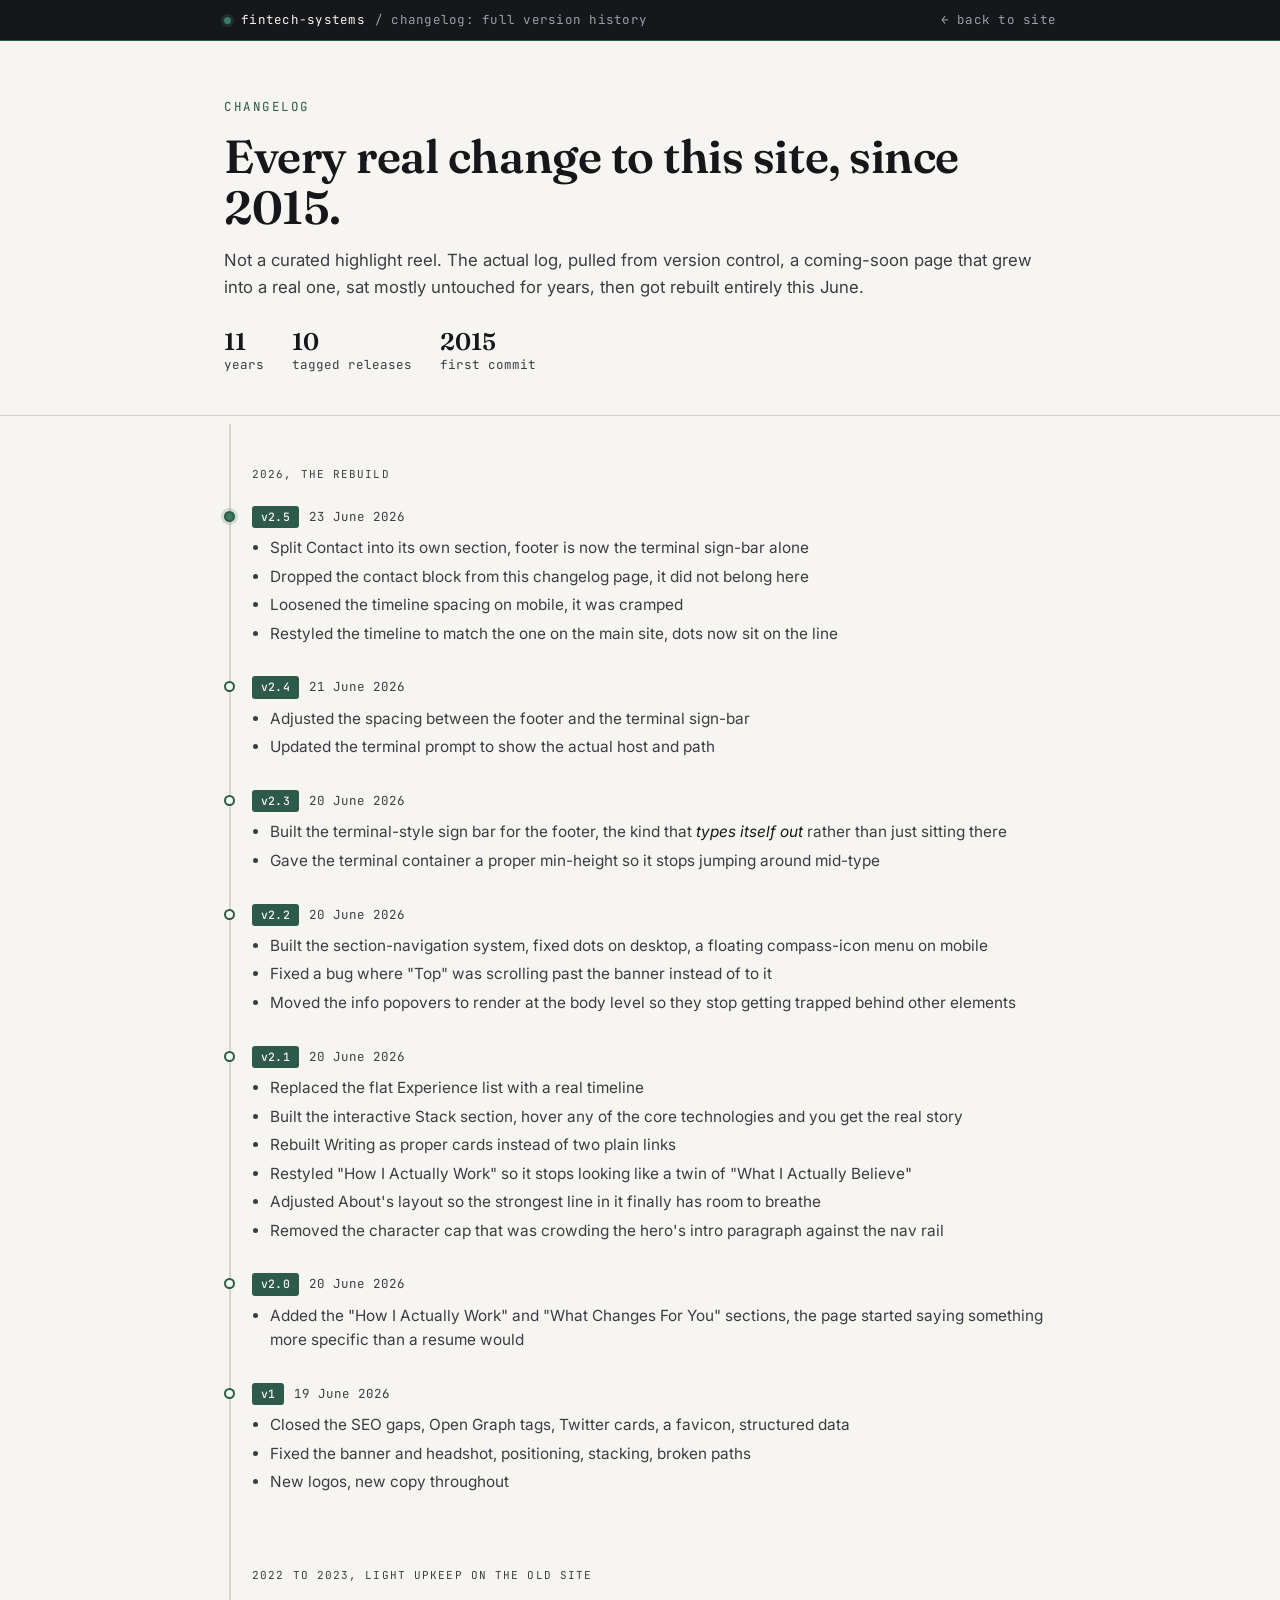
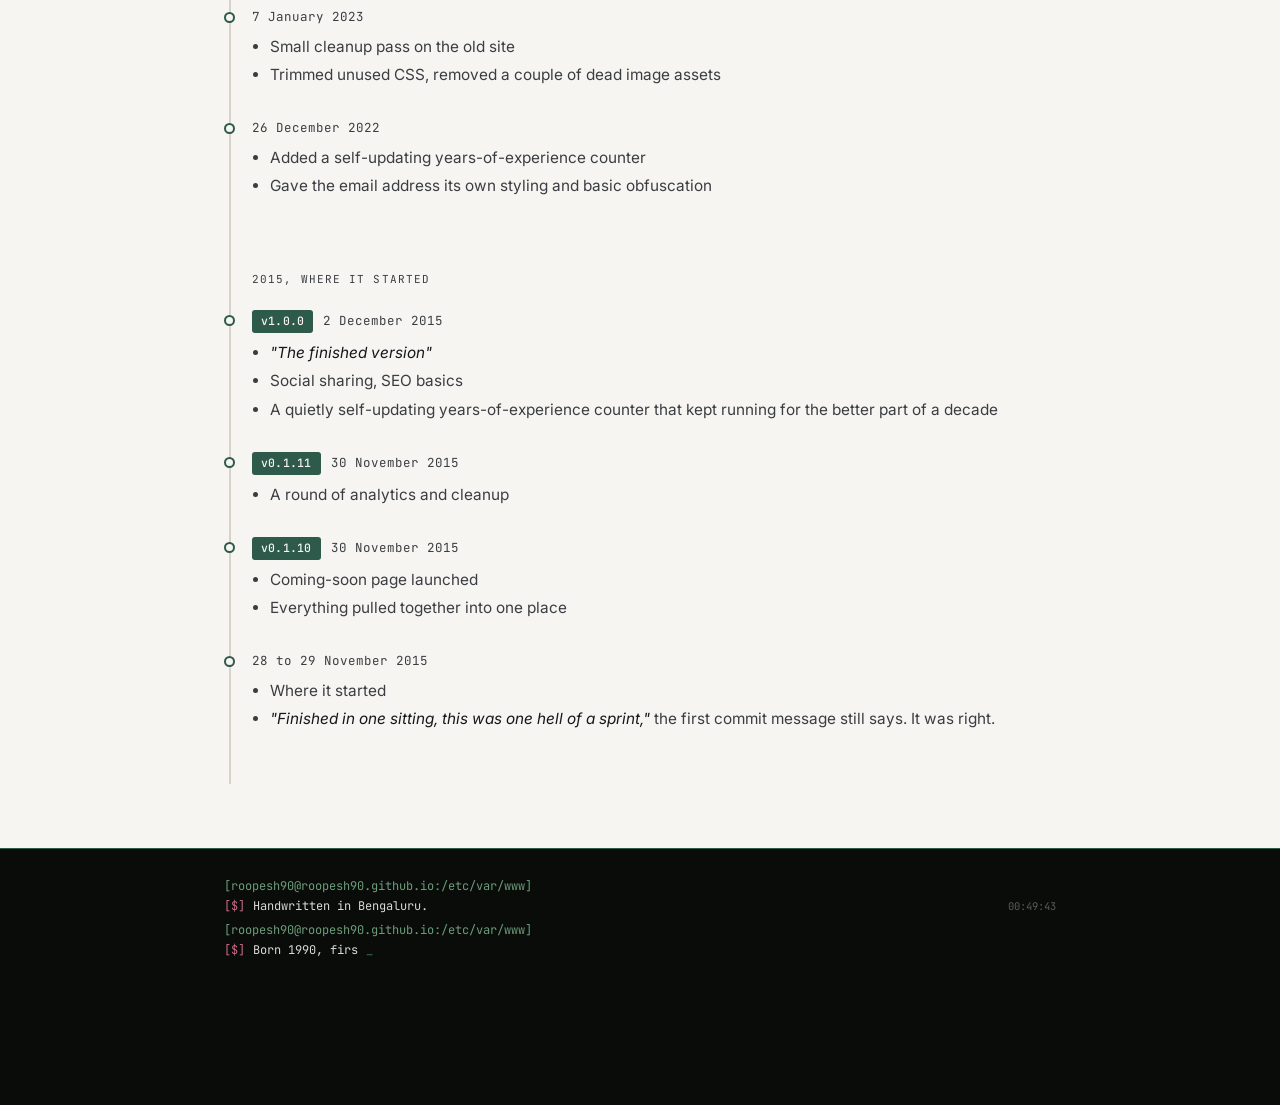
<file: changelog.html>
<!DOCTYPE html>
<html lang="en">
<head>
<meta charset="UTF-8">
<meta name="viewport" content="width=device-width, initial-scale=1.0">
<title>Changelog, Roopesh Nair</title>
<meta name="description" content="A real version history of this site, from a coming-soon page in 2015 to a fractional CTO landing page in 2026.">
<link rel="canonical" href="https://roopesh90.github.io/changelog.html">
<link rel="icon" type="image/png" href="assets/img/favicon.png">

<link rel="preconnect" href="https://fonts.googleapis.com">
<link rel="preconnect" href="https://fonts.gstatic.com" crossorigin>
<link href="https://fonts.googleapis.com/css2?family=Fraunces:opsz,wght@9..144,400;9..144,500;9..144,600&family=JetBrains+Mono:wght@400;500&family=Inter:wght@400;500;600&display=swap" rel="stylesheet">

<style>
  :root {
    --ink: #15171A;
    --ink-soft: #3A3D42;
    --paper: #F7F5F1;
    --paper-dim: #EDEAE3;
    --rule: #D8D3C8;
    --signal: #2D5A4A;
    --signal-bright: #3E7A63;
    --amber: #B8732E;

    --display: 'Fraunces', serif;
    --mono: 'JetBrains Mono', monospace;
    --body: 'Inter', -apple-system, sans-serif;

    --max: 880px;
  }

  * { box-sizing: border-box; }

  html { scroll-behavior: smooth; }

  body {
    margin: 0;
    background: var(--paper);
    color: var(--ink);
    font-family: var(--body);
    font-size: 17px;
    line-height: 1.6;
    -webkit-font-smoothing: antialiased;
  }

  a { color: var(--signal); text-decoration-color: var(--rule); text-underline-offset: 3px; }
  a:hover { color: var(--signal-bright); }
  a:focus-visible { outline: 2px solid var(--signal); outline-offset: 3px; }

  .wrap {
    max-width: var(--max);
    margin: 0 auto;
    padding: 0 24px;
  }

  /* ---------- Status bar, matching the main site exactly ---------- */
  .statusbar {
    background: var(--ink);
    color: var(--paper);
    font-family: var(--mono);
    font-size: 12.5px;
    letter-spacing: 0.02em;
    padding: 10px 0;
    border-bottom: 1px solid var(--signal);
  }
  .statusbar .wrap {
    display: flex;
    align-items: center;
    gap: 10px;
    flex-wrap: wrap;
  }
  .dot {
    width: 7px; height: 7px;
    border-radius: 50%;
    background: var(--signal-bright);
    box-shadow: 0 0 0 3px rgba(62,122,99,0.25);
    flex-shrink: 0;
    animation: pulse 2.4s ease-in-out infinite;
  }
  @keyframes pulse {
    0%, 100% { opacity: 1; }
    50% { opacity: 0.55; }
  }
  .statusbar .path { color: #9aa0a8; }
  .statusbar .back { margin-left: auto; color: #9aa0a8; text-decoration: none; }
  .statusbar .back:hover { color: var(--paper); }
  @media (max-width: 560px) {
    .statusbar .path { display: none; }
    .statusbar { font-size: 11.5px; }
  }

  /* ---------- Page header ---------- */
  .page-head {
    padding: 56px 0 40px;
    border-bottom: 1px solid var(--rule);
  }
  .eyebrow {
    font-family: var(--mono);
    font-size: 12.5px;
    text-transform: uppercase;
    letter-spacing: 0.12em;
    color: var(--signal);
    margin: 0 0 14px;
  }
  h1 {
    font-family: var(--display);
    font-weight: 600;
    font-size: clamp(2.1rem, 5vw, 2.9rem);
    line-height: 1.1;
    margin: 0 0 14px;
    letter-spacing: -0.01em;
  }
  .page-lede {
    color: var(--ink-soft);
    font-size: 1.05rem;
    margin: 0;
  }

  /* ---------- Stats line, the "real history" proof point ---------- */
  .stats {
    display: flex;
    flex-wrap: wrap;
    gap: 28px;
    margin-top: 28px;
    font-family: var(--mono);
    font-size: 12.5px;
    color: var(--ink-soft);
  }
  .stats strong {
    display: block;
    font-family: var(--display);
    font-size: 1.5rem;
    font-weight: 600;
    color: var(--ink);
    line-height: 1.1;
  }

  /* ---------- Log ---------- */
  .log {
    position: relative;
    padding: 44px 0 60px;
  }
  .log::before {
    content: '';
    position: absolute;
    left: 5px;
    top: 8px;
    bottom: 8px;
    width: 1.5px;
    background: var(--rule);
  }
  .era-label {
    font-family: var(--mono);
    font-size: 11px;
    text-transform: uppercase;
    letter-spacing: 0.1em;
    color: var(--ink-soft);
    margin: 0 0 22px 28px;
    padding-top: 6px;
  }
  .era-label:not(:first-child) {
    margin-top: 36px;
  }
  .entry {
    position: relative;
    padding: 0 0 30px 28px;
  }
  .entry:last-child { padding-bottom: 0; }
  .entry-node {
    position: absolute;
    left: -0.5px;
    top: 5px;
    width: 11px;
    height: 11px;
    border-radius: 50%;
    background: var(--paper);
    border: 2px solid var(--signal);
    z-index: 1;
  }
  .entry:first-of-type .entry-node {
    background: var(--signal-bright);
    border-color: var(--signal-bright);
    box-shadow: 0 0 0 3px rgba(62,122,99,0.2);
  }
  .entry.released .entry-node {
    border-color: var(--signal);
  }
  .entry-head {
    display: flex;
    align-items: baseline;
    gap: 10px;
    flex-wrap: wrap;
    margin-bottom: 8px;
  }
  .version-badge {
    font-family: var(--mono);
    font-size: 11.5px;
    font-weight: 500;
    color: var(--paper);
    background: var(--signal);
    padding: 2px 9px;
    border-radius: 3px;
    letter-spacing: 0.02em;
  }
  .entry-date {
    font-family: var(--mono);
    font-size: 12.5px;
    color: var(--ink-soft);
  }
  .entry ul {
    margin: 0;
    padding-left: 18px;
    color: var(--ink-soft);
    font-size: 0.96rem;
  }
  .entry li { margin-bottom: 4px; }
  .entry li:last-child { margin-bottom: 0; }
  .entry li em {
    font-style: italic;
    color: var(--ink);
  }

  /* ---------- Contact / footer, ported from index.html ---------- */
  .section-label {
    font-family: var(--mono);
    font-size: 12px;
    text-transform: uppercase;
    letter-spacing: 0.12em;
    color: var(--ink-soft);
    margin: 0 0 22px;
  }
  h2 {
    font-family: var(--display);
    font-weight: 600;
    font-size: 1.5rem;
    margin: 0 0 18px;
  }
  .icon-row {
    display: flex;
    flex-wrap: wrap;
    gap: 14px;
    margin-top: 8px;
  }
  .icon-link {
    display: inline-flex;
    align-items: center;
    gap: 8px;
    font-family: var(--mono);
    font-size: 13px;
    color: var(--ink-soft);
    padding: 8px 13px;
    border: 1px solid var(--rule);
    border-radius: 3px;
    text-decoration: none;
    transition: border-color 0.15s ease, color 0.15s ease;
  }
  .icon-link svg {
    width: 15px;
    height: 15px;
    flex-shrink: 0;
    fill: currentColor;
  }
  .icon-link:hover {
    color: var(--signal);
    border-color: var(--signal);
  }

  footer {
    margin: 0;
  }
  .sign-bar {
    background: #0a0c0a;
    border-top: 1px solid var(--signal);
    padding: 28px 0 32px;
    margin-top: 56px;
  }
  .terminal-box {
    font-family: var(--mono);
    font-size: 12px;
    line-height: 1.5;
    min-height: 196px;
    overflow: hidden;
  }
  .terminal-line {
    margin-bottom: 6px;
  }
  .terminal-prompt {
    margin: 0;
    color: #6b9d7a;
  }
  .terminal-prompt .at { color: #6b9d7a; }
  .terminal-prompt .path { color: #7a93c9; }
  .terminal-prompt .num { color: #c9b25a; }
  .terminal-prompt .bracket { color: #7a93c9; }
  .terminal-content {
    margin: 2px 0 0;
    display: flex;
    align-items: baseline;
    gap: 8px;
    flex-wrap: wrap;
  }
  .terminal-dollar { color: #c96b8a; flex-shrink: 0; }
  .terminal-text { color: #d8dbd5; word-break: break-word; }
  .terminal-timestamp {
    margin-left: auto;
    color: #5a5d58;
    font-size: 10.5px;
    flex-shrink: 0;
    padding-left: 12px;
  }
  .terminal-cursor {
    color: var(--signal-bright);
    animation: pulse 1s steps(1) infinite;
  }
  @media (prefers-reduced-motion: reduce) {
    .terminal-cursor { animation: none; }
  }
  @media (max-width: 700px) {
    .terminal-box { min-height: 220px; font-size: 11px; }
    .terminal-timestamp { display: none; }
  }

  @media (prefers-reduced-motion: reduce) {
    .dot { animation: none; }
    html { scroll-behavior: auto; }
  }

  /* ---------- Mobile ---------- */
  @media (max-width: 600px) {
    .page-head { padding: 40px 0 28px; }
    h1 { font-size: 1.85rem; }
    .stats { gap: 20px; margin-top: 22px; }
    .stats strong { font-size: 1.25rem; }
    .log { padding: 32px 0 44px; }
    .log::before { left: 4px; }
    .era-label { margin: 0 0 22px 22px; }
    .era-label:not(:first-child) { margin-top: 16px; }
    .entry { padding-left: 22px; padding-bottom: 34px; }
    .entry-node { left: -0.5px; width: 9px; height: 9px; }
    .entry-head { gap: 8px; }
    .version-badge { font-size: 11px; padding: 2px 8px; }
    .entry-date { font-size: 11.5px; }
    .entry ul { font-size: 0.91rem; }
  }
</style>
</head>
<body>

<div class="statusbar">
  <div class="wrap">
    <span class="dot" aria-hidden="true"></span>
    <span>fintech-systems</span>
    <span class="path">/ changelog: full version history</span>
    <a class="back" href="index.html">&larr; back to site</a>
  </div>
</div>

<header class="page-head">
  <div class="wrap">
    <p class="eyebrow">changelog</p>
    <h1>Every real change to this site, since 2015.</h1>
    <p class="page-lede">
      Not a curated highlight reel. The actual log, pulled from version control,
      a coming-soon page that grew into a real one, sat mostly untouched for years,
      then got rebuilt entirely this June.
    </p>
    <div class="stats">
      <div><strong>11</strong>years</div>
      <div><strong>10</strong>tagged releases</div>
      <div><strong>2015</strong>first commit</div>
    </div>
  </div>
</header>

<div class="wrap">
  <div class="log">

    <p class="era-label">2026, the rebuild</p>

    <div class="entry released">
      <span class="entry-node" aria-hidden="true"></span>
      <div class="entry-head">
        <span class="version-badge">v2.5</span>
        <span class="entry-date">23 June 2026</span>
      </div>
      <ul>
        <li>Split Contact into its own section, footer is now the terminal sign-bar alone</li>
        <li>Dropped the contact block from this changelog page, it did not belong here</li>
        <li>Loosened the timeline spacing on mobile, it was cramped</li>
        <li>Restyled the timeline to match the one on the main site, dots now sit on the line</li>
      </ul>
    </div>

    <div class="entry released">
      <span class="entry-node" aria-hidden="true"></span>
      <div class="entry-head">
        <span class="version-badge">v2.4</span>
        <span class="entry-date">21 June 2026</span>
      </div>
      <ul>
        <li>Adjusted the spacing between the footer and the terminal sign-bar</li>
        <li>Updated the terminal prompt to show the actual host and path</li>
      </ul>
    </div>

    <div class="entry released">
      <span class="entry-node" aria-hidden="true"></span>
      <div class="entry-head">
        <span class="version-badge">v2.3</span>
        <span class="entry-date">20 June 2026</span>
      </div>
      <ul>
        <li>Built the terminal-style sign bar for the footer, the kind that <em>types itself out</em> rather than just sitting there</li>
        <li>Gave the terminal container a proper min-height so it stops jumping around mid-type</li>
      </ul>
    </div>

    <div class="entry released">
      <span class="entry-node" aria-hidden="true"></span>
      <div class="entry-head">
        <span class="version-badge">v2.2</span>
        <span class="entry-date">20 June 2026</span>
      </div>
      <ul>
        <li>Built the section-navigation system, fixed dots on desktop, a floating compass-icon menu on mobile</li>
        <li>Fixed a bug where "Top" was scrolling past the banner instead of to it</li>
        <li>Moved the info popovers to render at the body level so they stop getting trapped behind other elements</li>
      </ul>
    </div>

    <div class="entry released">
      <span class="entry-node" aria-hidden="true"></span>
      <div class="entry-head">
        <span class="version-badge">v2.1</span>
        <span class="entry-date">20 June 2026</span>
      </div>
      <ul>
        <li>Replaced the flat Experience list with a real timeline</li>
        <li>Built the interactive Stack section, hover any of the core technologies and you get the real story</li>
        <li>Rebuilt Writing as proper cards instead of two plain links</li>
        <li>Restyled "How I Actually Work" so it stops looking like a twin of "What I Actually Believe"</li>
        <li>Adjusted About's layout so the strongest line in it finally has room to breathe</li>
        <li>Removed the character cap that was crowding the hero's intro paragraph against the nav rail</li>
      </ul>
    </div>

    <div class="entry released">
      <span class="entry-node" aria-hidden="true"></span>
      <div class="entry-head">
        <span class="version-badge">v2.0</span>
        <span class="entry-date">20 June 2026</span>
      </div>
      <ul>
        <li>Added the "How I Actually Work" and "What Changes For You" sections, the page started saying something more specific than a resume would</li>
      </ul>
    </div>

    <div class="entry released">
      <span class="entry-node" aria-hidden="true"></span>
      <div class="entry-head">
        <span class="version-badge">v1</span>
        <span class="entry-date">19 June 2026</span>
      </div>
      <ul>
        <li>Closed the SEO gaps, Open Graph tags, Twitter cards, a favicon, structured data</li>
        <li>Fixed the banner and headshot, positioning, stacking, broken paths</li>
        <li>New logos, new copy throughout</li>
      </ul>
    </div>

    <p class="era-label">2022 to 2023, light upkeep on the old site</p>

    <div class="entry">
      <span class="entry-node" aria-hidden="true"></span>
      <div class="entry-head">
        <span class="entry-date">7 January 2023</span>
      </div>
      <ul>
        <li>Small cleanup pass on the old site</li>
        <li>Trimmed unused CSS, removed a couple of dead image assets</li>
      </ul>
    </div>

    <div class="entry">
      <span class="entry-node" aria-hidden="true"></span>
      <div class="entry-head">
        <span class="entry-date">26 December 2022</span>
      </div>
      <ul>
        <li>Added a self-updating years-of-experience counter</li>
        <li>Gave the email address its own styling and basic obfuscation</li>
      </ul>
    </div>

    <p class="era-label">2015, where it started</p>

    <div class="entry released">
      <span class="entry-node" aria-hidden="true"></span>
      <div class="entry-head">
        <span class="version-badge">v1.0.0</span>
        <span class="entry-date">2 December 2015</span>
      </div>
      <ul>
        <li><em>"The finished version"</em></li>
        <li>Social sharing, SEO basics</li>
        <li>A quietly self-updating years-of-experience counter that kept running for the better part of a decade</li>
      </ul>
    </div>

    <div class="entry released">
      <span class="entry-node" aria-hidden="true"></span>
      <div class="entry-head">
        <span class="version-badge">v0.1.11</span>
        <span class="entry-date">30 November 2015</span>
      </div>
      <ul>
        <li>A round of analytics and cleanup</li>
      </ul>
    </div>

    <div class="entry released">
      <span class="entry-node" aria-hidden="true"></span>
      <div class="entry-head">
        <span class="version-badge">v0.1.10</span>
        <span class="entry-date">30 November 2015</span>
      </div>
      <ul>
        <li>Coming-soon page launched</li>
        <li>Everything pulled together into one place</li>
      </ul>
    </div>

    <div class="entry">
      <span class="entry-node" aria-hidden="true"></span>
      <div class="entry-head">
        <span class="entry-date">28 to 29 November 2015</span>
      </div>
      <ul>
        <li>Where it started</li>
        <li><em>"Finished in one sitting, this was one hell of a sprint,"</em> the first commit message still says. It was right.</li>
      </ul>
    </div>

  </div>
</div>

<footer>
  <div class="sign-bar">
    <div class="wrap">
      <div class="terminal-box">
        <div class="terminal-line" data-line="0">
          <p class="terminal-prompt"></p>
          <p class="terminal-content"></p>
        </div>
        <div class="terminal-line" data-line="1">
          <p class="terminal-prompt"></p>
          <p class="terminal-content"></p>
        </div>
        <div class="terminal-line" data-line="2">
          <p class="terminal-prompt"></p>
          <p class="terminal-content"></p>
        </div>
        <div class="terminal-line" data-line="3">
          <p class="terminal-prompt"></p>
          <p class="terminal-content"></p>
        </div>
      </div>
    </div>
  </div>
</footer>

<script>
  (function () {
    var lines = document.querySelectorAll('.terminal-line');
    if (!lines.length) return;

    var username = "roopesh90";
    var computer = "roopesh90.github.io";
    var rootPath = "/etc/var/www";
    var promptHTML = '<span class="at">[' + username + '@' + computer + ':' + rootPath + ']</span>';

    var content = [
      'Handwritten in Bengaluru.',
      'Born 1990, first touched a keyboard in 1999, grew up on the sound of a modem connecting.',
      'Still here.',
      '_'
    ];

    var reduceMotion = window.matchMedia('(prefers-reduced-motion: reduce)').matches;

    function formatTime() {
      var d = new Date();
      function pad(n) { return n < 10 ? '0' + n : n; }
      return pad(d.getHours()) + ':' + pad(d.getMinutes()) + ':' + pad(d.getSeconds());
    }

    function resetLines() {
      lines.forEach(function (line) {
        line.querySelector('.terminal-prompt').innerHTML = '';
        line.querySelector('.terminal-content').innerHTML = '';
      });
    }

    if (reduceMotion) {
      lines.forEach(function (line, idx) {
        var promptEl = line.querySelector('.terminal-prompt');
        var contentEl = line.querySelector('.terminal-content');
        if (idx < content.length - 1) {
          promptEl.innerHTML = promptHTML;
          contentEl.innerHTML = '<span class="terminal-dollar">[$]</span><span class="terminal-text">' + content[idx] + '</span><span class="terminal-timestamp">' + formatTime() + '</span>';
        } else {
          promptEl.innerHTML = promptHTML;
          contentEl.innerHTML = '<span class="terminal-dollar">[$]</span><span class="terminal-cursor">_</span>';
        }
      });
      return;
    }

    var typeSpeed = 32;
    var afterLinePause = 350;
    var cursorHold = 5500;
    var restartPause = 500;

    function typeLine(lineIndex, charIndex, callback) {
      var line = lines[lineIndex];
      var promptEl = line.querySelector('.terminal-prompt');
      var contentEl = line.querySelector('.terminal-content');
      var text = content[lineIndex];

      if (charIndex === 0) {
        promptEl.innerHTML = promptHTML;
      }

      if (charIndex <= text.length) {
        contentEl.innerHTML = '<span class="terminal-dollar">[$]</span><span class="terminal-text">' + text.slice(0, charIndex) + '</span><span class="terminal-cursor">_</span>';
        setTimeout(function () { typeLine(lineIndex, charIndex + 1, callback); }, typeSpeed);
      } else {
        contentEl.innerHTML = '<span class="terminal-dollar">[$]</span><span class="terminal-text">' + text + '</span><span class="terminal-timestamp">' + formatTime() + '</span>';
        setTimeout(callback, afterLinePause);
      }
    }

    function showCursorLine() {
      var line = lines[3];
      var promptEl = line.querySelector('.terminal-prompt');
      var contentEl = line.querySelector('.terminal-content');
      promptEl.innerHTML = promptHTML;
      contentEl.innerHTML = '<span class="terminal-dollar">[$]</span><span class="terminal-cursor">_</span>';
      setTimeout(function () {
        resetLines();
        setTimeout(runSequence, restartPause);
      }, cursorHold);
    }

    function runSequence() {
      typeLine(0, 0, function () {
        typeLine(1, 0, function () {
          typeLine(2, 0, function () {
            showCursorLine();
          });
        });
      });
    }

    runSequence();
  })();
</script>
<!-- Cloudflare Web Analytics -->
<script defer src='https://static.cloudflareinsights.com/beacon.min.js' data-cf-beacon='{"token": "f7c123cecfd24bdfa5310a99946e5cbc"}'></script>
<!-- End Cloudflare Web Analytics -->
</body>
</html>
</file>
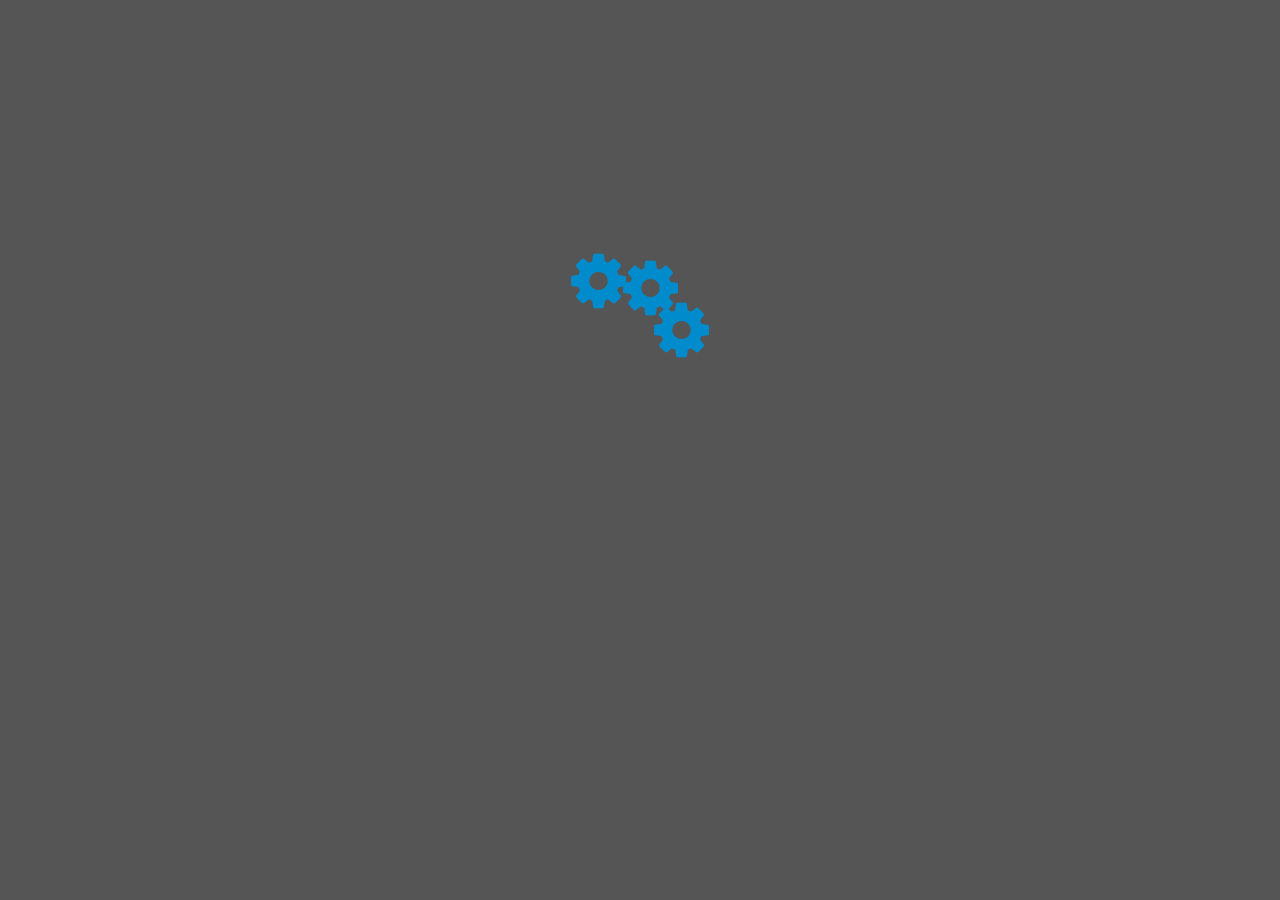
<file: index-old.html>
<!DOCTYPE html>
<html lang="en">
  <head>
    <meta charset="utf-8">
    <meta name="viewport" content="width=device-width, initial-scale=1.0">
    <link rel="canonical" href="https://roopesh90.github.io/">
    <title>Roopesh Nair</title>
    <!-- Meta and socials -->
    <meta name="author" content="Roopesh Nair">
    <meta name="description" content="Breaks open everything. Music/Cooking Fanatic, Full Stack Dev, Stargazer, Shutter-bug. A web-home for @roopesh90. #startupDingra #SOreadytohelp">
    <meta name="keywords" content="Full Stack Developer, Web developer, Scripts Fanatic, Polyglot, ">
    <meta name="language" content="English">
    <meta name="distribution" content="Global">
    <meta name="robots" content="INDEX,FOLLOW">
    <meta name="country" content="India">
    <!-- Open Graph data -->
    <meta property="og:title" content="Roopesh Nair" />
    <meta property="og:description" content="Breaks open everything. Music/Cooking Fanatic, Full Stack Dev, Stargazer, Shutter-bug. A web-home for @roopesh90. #startupDingra #SOreadytohelp">
    <meta property="og:type" content="website" />
    <meta property="og:url" content="https://roopesh90.github.io/" />
    <meta property="og:site_name" content="Roopesh Nair - github.io" />
    <meta property="og:image" content="https://roopesh90.github.io/assets/img/share_img.png" />
    <meta property="og:image:width" content="1366" />
    <meta property="og:image:height" content="768" />
    <meta property="og:locale" content="en_IN" />
    <!-- Twitter Card data -->
    <meta name="twitter:card" content="summary" />
    <meta name="twitter:site" content="@roopesh90" />
    <meta name="twitter:title" content="Roopesh Nair" />
    <meta name="twitter:description" content="Breaks open everything. Music/Cooking Fanatic, Full Stack Dev, Stargazer, Shutter-bug. A web-home for @roopesh90. #startupDingra #SOreadytohelp" />
    <meta name="twitter:image" content="https://roopesh90.github.io/assets/img/share_img.png" />
    
    <!-- Favicon /-->
    <link rel="shortcut icon" href="assets/img/favicon.png">
    <link rel="icon" type="image/png" href="assets/img/favicon.png">
    <link rel="shortcut icon" href="assets/img/favicon.png" type="image/x-icon" /> 
    

    <!-- Bootstrap core CSS,Latest compiled and minified -->
    <link rel="stylesheet" href="https://maxcdn.bootstrapcdn.com/bootstrap/3.3.6/css/bootstrap.min.css" crossorigin="anonymous">
    <link rel="stylesheet" href="https://maxcdn.bootstrapcdn.com/font-awesome/4.5.0/css/font-awesome.min.css">

    <!-- Custom styles for this template -->
    <link href="assets/css/main.css" rel="stylesheet">
    
    <!-- Fonts -->
    <link href='https://fonts.googleapis.com/css?family=Lato:300,400,700,300italic,400italic' rel='stylesheet' type='text/css'>
    <link href='https://fonts.googleapis.com/css?family=Raleway:400,300,700' rel='stylesheet' type='text/css'>
    
    <!-- Social and other js-->
    <script>
    // GA JS 
     (function(i,s,o,g,r,a,m){i['GoogleAnalyticsObject']=r;i[r]=i[r]||function(){
      (i[r].q=i[r].q||[]).push(arguments)},i[r].l=1*new Date();a=s.createElement(o),
      m=s.getElementsByTagName(o)[0];a.async=1;a.src=g;m.parentNode.insertBefore(a,m)
      })(window,document,'script','//www.google-analytics.com/analytics.js','ga');

      ga('create', 'UA-70843911-1', 'auto');
      ga('send', 'pageview');
    </script>
    
    </head>

  <body>
      <!-- for Facebook JS JDK /-->
     <div id="fb-root"></div>
    <script>//Facebook JS JDK
    (function(d, s, id) {
      var js, fjs = d.getElementsByTagName(s)[0];
      if (d.getElementById(id)) return;
      js = d.createElement(s); js.id = id;
      js.src = "//connect.facebook.net/en_GB/sdk.js#xfbml=1&version=v2.5";
      fjs.parentNode.insertBefore(js, fjs);
    }(document, 'script', 'facebook-jssdk'));</script>
    <script>
        // Twitter JS 
        !function(d,s,id){var js,fjs=d.getElementsByTagName(s)[0],p=/^http:/.test(d.location)?'http':'https';if(!d.getElementById(id)){js=d.createElement(s);js.id=id;js.src=p+'://platform.twitter.com/widgets.js';fjs.parentNode.insertBefore(js,fjs);}}(document, 'script', 'twitter-wjs');
    </script>
    


    <div class="container">
    	<div class="col-sm-12 col-lg-8 col-lg-offset-2">
    	
    		<!-- Navigation -->
    		<div class="row w">
    			<div class="col-xs-12 col-sm-4 tab_nav">
                    <div class="col-xs-8 col-sm-12 tab_nav_element">
                        <div class="avatar_img centered"></div>
    				</div>
                    <div class="col-xs-4 col-sm-12 tab_nav_element">
    					<ul class="nav nav-tabs nav-stacked" id="vCard_navTab">
    					  <li class="active"><a href="#about">About</a></li>
    					  <li><a href="#profile">Profile</a></li>
    					  <li><a href="#skills">Skills</a></li>
    					  <li><a href="#contact">Contact</a></li>
    					</ul>
                    </div>			
				</div><!-- col-md-4 -->

    		<!-- Content -->
    			<div class="col-xs-12 col-sm-8 vCard-content">
	    			<div class="tab-content">
                        <!-- About -->
                        <div class="tab-pane animated fadeIn active" id="about">
                            <div class="row">
                                <div class="col-xs-12">
                                    <h1>Roopesh Nair</h1>
                                    <b><h2 class="h4">Full Stack Developer, Scripts Fanatic, Polyglot</h2></b>
                                    <hr>
                                    <p>
                                        Greetings Earthling! :D
                                        <br/>
                                        <br/>
                                        A fun-loving, outspoken, enthusiastic guy from Bangalore, India. I love to keep myself occupied. So, when I work, I work my &lt;behind&gt; off.
                                        <br/>
                                        Breaks open everything. Stargazer, Shutter-bug.</p>
                                    
                                    <div class="red">
                                        <i class="fa fa-heart"></i>'s  engrossing self in: &nbsp;
                                        Music, Cooking, the Sky, FPS, Adventure, Automobiles, Everything Electronic and Photography :)
                                    </div>
                                    </br>
                                    
                                    <p>LLAP!!  &nbsp;  \\//, </br>
                                        #startupDingra #SOreadytohelp</p> 
                                    
                                    <blockquote >“When I do good, I feel good. When I do bad, I feel bad. That's my religion.”
                                    - Abraham Lincoln </blockquote>
                                    
                                </div>
                            </div>
                        </div><!-- /Tab About -->
					  
	    			  <!-- Profile -->
					  <div class="tab-pane animated fadeIn" id="profile">
					  	<h4><i class="fa fa-briefcase"></i> My Journey, started <i id="experience">9</i> yrs back</h4>
					  	<p class="sm">
					  		<b>Contributer</b> | <grey><a href="">The next big thing</a></grey> | Nov 2020 - Present
                                <br/>
					  		<b>Lead Software Engineer</b> | <grey><a href="https://nirafinance.com/">NIRA</a></grey> | June 2018 - Nov 2020
                                <br/>
					  		<b>Senior Software Developer: Backend</b> | <grey><a href="https://www.sporthood.in/">Sporthood</a></grey> | Oct 2017 - May 2018
                                <br/>
					  		<b>Technology Lead: Backend</b> | <grey><a href="https://prototyze.com/">Seynse, part of Prototyze</a></grey> | Jan 2016 - June 2017
                                <br/>
					  		<b>Full Stack Developer: Founding Team</b> | <grey><a href="http://heyleela.com">HeyLeela</a></grey> | Aug 2014 -  Jan 2016
                                <br/>
					  		<b>Full Stack Developer: Founding Team</b> | <grey><a href="http://pricify.com">Pricify</a></grey> | April 2013 - Jan 2016
                                <br/>
					  		<b>Intern</b> | <grey>iFrame Technologies</grey> | December 2012 - April 2013
					  	</p>
					  
						  <h4><i class="fa fa-graduation-cap"></i> I formally was educated at</h4>
					  	<p class="sm">
                            
					  		<b>Master of Science (MSc), Computer Science</b> <br/>
                            <grey>Christ University, Bangalore</grey> | 2011 – 2013
                            <br/>
					  		<b>Bachelor of Science (BSc) Hons., Computer Science</b> <br/>
                            <grey>Christ University, Bangalore</grey> | 2008 – 2011
                            <br/>
					  		
					  	</p>
					  	
						  <!-- <h4><i class="fa fa-trophy"></i> Awards</h4>
					  	<p class="sm">
					  		Since not in a hurry, patienly waiting :D
					  	</p> -->
					  </div><!-- Tab Profile -->
					  
	    			  <!-- Skills -->
					  <div class="tab-pane animated fadeIn" id="skills">
                          <h4><i class="fa fa-html5"></i> Front-end Technologies</h4>
      					  	<p class="sm">
                                <b>JavaScript, jQuery, HTML5, CSS3 </b>
                            </p>
                          <h4><i class="fa fa-cogs"></i> Web Frameworks</h4>
      					  	<p class="sm">
                                <b>Django, Tornado, Ruby on Rails(RoR), Node.js</b>
                            </p>
                          <h4><i class="fa fa-code"></i> Back-end/Scripting Technologies</h4>
      					  	<p class="sm">
                                <b>MongoDB, MySQL, PostgreSQL, Python, Bash Shell,</b>
                                C++, C
                            </p>
                          <h4><i class="fa fa-code-fork"></i> Dev. Tools/Resources</h4>
      					  	<p class="sm">
                                <b>VSCode, Vim, Git, Atom</b>
                            </p>
                          <h4><i class="fa fa-cloud-upload"></i> Cloud Services/Analytics</h4>
      					  	<p class="sm">
                                <b>Amazon Web Services, Linode, New Relic, Google Analytics, Localytics,</b>
                                Parse, Mixed Panel
                            </p>
						  
						 
					  </div><!-- /Tab Skills -->
					  
	    			  <!-- Contact -->
					  <div class="tab-pane" id="contact">
						  <h4>Contact Information, Social Links & Buttons</h4>
						  <hr>
						  <div class="row">
                                <div class="col-xs-6">
                                    <p class="sm">
                                        
                                        <i class="fa fa_toggle fa-envelope"></i> - <img class ="email" src="./assets/img/email.png"> 
                                        <br/>
                                        
                                        <a href="https://twitter.com/roopesh90/" target="_blank">
                                            <i class="fa fa_toggle fa-twitter"></i> - @roopesh90
                                        </a>
                                        <br/>
                                        <!-- 
                                        <a href="https://in.pinterest.com/roopesh90/" target="_blank">
                                            <i class="fa fa_toggle fa-pinterest"></i> - @roopesh90
                                        </a>
                                        <br/>
                                        
                                        <a href="https://www.facebook.com/roopesh90/" target="_blank">
                                            <i class="fa fa_toggle fa-facebook"></i> - Roopesh Nair
                                        </a>
                                        <br/> -->
                                        
                                        <a href="https://www.instagram.com/roopesh90/?ref=badge" target="_blank">
                                            <i class="fa fa_toggle fa-instagram"></i> - roopesh90
                                        </a>
                                        <br/>
                                        
                                        <a href="https://vimeo.com/roopesh90/" target="_blank">
                                            <i class="fa fa_toggle fa-vimeo"></i> - roopesh90
                                        </a>
                                        <br/>
                                        
                                        <!-- 
                                        <a href="https://www.flickr.com/people/roopesh90nair/" target="_blank">
                                            <i class="fa fa_toggle fa-flickr"></i> - @roopesh90
                                        </a>
                                        <br/>
                                        <a href="https://www.flickr.com/photos/roopesh90nair/" target="_blank">
                                            <i class="fa fa_toggle fa-flickr"></i> - @roopesh90
                                        </a>
                                        <br/>
                                        -->
                                        
                                        
                                    </p>
                                </div><!-- col-xs-6 -->

                                <div class="col-xs-6">
                                    <div class="sharer">
                                        <iframe src="https://ghbtns.com/github-btn.html?user=roopesh90&type=follow&count=true" frameborder="0" scrolling="0" width="170px" height="20px"></iframe>
                                    </div>
                                    
                                    <div class="sharer">
                                        <a href="https://twitter.com/roopesh90" class="twitter-follow-button" data-show-count="True">Follow @roopesh90</a>
                                    </div>
                                    
                                    <!-- <div class="sharer">
                                        <div class="fb-follow" data-href="https://www.facebook.com/roopesh90/" data-height="35px" data-layout="button_count" data-show-faces="false"></div>
                                    </div> -->
                                    
                                    <div class="sharer">
                                        <a href="https://twitter.com/share" class="twitter-share-button"{count} data-url="https://roopesh90.github.io/" data-show-count="True" data-via="roopesh90" data-related="roopesh90" data-hashtags="startupDingra">Tweet</a>
                                    </div>
                                    
                                    <div class="sharer">
                                        <div class="fb-share-button" data-href="https://roopesh90.github.io/" data-layout="button_count"></div>
                                    </div>
                                    
                                    <div class="sharer">
                                        <div class="g-plusone" data-href="https://roopesh90.github.io/"></div>
                                    </div>
                                </div><!-- col-xs-6 -->
							  
						  </div><!-- row -->
					  </div><!-- /Tab Contact -->
					  
					</div><!-- Tab Content -->
    			</div><!-- col-md-8 -->
    		</div><!-- row w -->
    	</div><!-- col-lg-8 -->
    </div><!-- /.container -->
    
    <!-- loader spinner -->
    <div class="loading_parent">
        <div class=" loading_spinner prom_c_light col-xs-12 centered">
            <i class="fa fa-cog fa-4x fa_ff_spin" id="spinner_cog_1" ></i>
            <i class="fa fa-cog fa-4x fa_rev_spin" id="spinner_cog_2" ></i>
            <i class="fa fa-cog fa-4x fa_f_spin" id="spinner_cog_3" ></i>
        </div>
    </div>

    <!-- Bootstrap core JavaScript -->
    <!-- Placed at the end of the document so the pages load faster -->
    <script src="https://code.jquery.com/jquery-1.10.2.min.js"></script>
    <script src="https://maxcdn.bootstrapcdn.com/bootstrap/3.3.6/js/bootstrap.min.js" crossorigin="anonymous"></script>
    <script src="assets/js/jquery_base.js" ></script>
    
    <!-- G+ JS -->
    <script src="https://apis.google.com/js/platform.js" async defer></script>
  </body>
</html>
</file>
<file: assets/css/main.css>
/*
 * Author: @roopesh90
 */

body {
  background-color: #D8E5EB;
  font-family: "Lato";
  font-weight: 300;
  font-size: 16px;
  color: #555;
  padding-top: 125px;
  padding-bottom: 50px;
	background-image:linear-gradient(to bottom, rgba(105, 191, 231, 0.46), rgba(105, 191, 231, 0.46)), url(../img/full_body_bg.png);
	background-repeat: no-repeat;
	background-position: center center;
	background-attachment: fixed;
  -webkit-background-size: cover;
  -moz-background-size: cover;
  -o-background-size: cover;
  background-size: cover;
  }

h1, h2, h3, h4, h5, h6 {
  font-family: "Raleway";
  font-weight: 300;
  color: #333;
}


/* Paragraph & Typographic */
p {
  line-height: 28px;
  margin-bottom: 25px;
}

.centered {
    text-align: center;
}
/* Links */
a {
  color: #008CCC;
  word-wrap: break-word;

  -webkit-transition: color 0.1s ease-in, background 0.1s ease-in;
  -moz-transition: color 0.1s ease-in, background 0.1s ease-in;
  -ms-transition: color 0.1s ease-in, background 0.1s ease-in;
  -o-transition: color 0.1s ease-in, background 0.1s ease-in;
  transition: color 0.1s ease-in, background 0.1s ease-in;
}

a:hover,
a:focus {
  color: #7b7b7b;
  text-decoration: none;
  outline: 0;
}

a:before,
a:after {
  -webkit-transition: color 0.1s ease-in, background 0.1s ease-in;
  -moz-transition: color 0.1s ease-in, background 0.1s ease-in;
  -ms-transition: color 0.1s ease-in, background 0.1s ease-in;
  -o-transition: color 0.1s ease-in, background 0.1s ease-in;
  transition: color 0.1s ease-in, background 0.1s ease-in;
}

 hr {
  display: block;
  height: 1px;
  border: 0;
  border-top: 1px solid #ccc;
  margin: 1em 0;
  padding: 0;
}

.w {
	background-color: #ffffff;
	border: 1px solid #dddddd;
	-moz-box-shadow: 5px 5px rgba(0,0,0,0.2);
	-webkit-box-shadow: 5px 5px rgba(0,0,0,0.2);
	box-shadow: 5px 5px rgba(0,0,0,0.2);
}


.col-md-4,
.col-sm-4 {
	padding-left: 0px;
	padding-right: 0px;
}

.col-md-8,
.col-sm-8 {
	padding-left: 0px;
	padding-right: 0px;
}


.nav-tabs {
	border-bottom: 1px solid #dddddd;
}

.nav-tabs > li.active > a, .nav-tabs > li.active > a:hover, .nav-tabs > li.active > a:focus {
	color: #555555;
	cursor: default;
	background-color: #ffffff;
	border-left: 5px solid #008CCC;
	border-bottom-color: transparent;
	border-top-color: transparent;
	border-right-color: transparent;
	width: 100%;
}

.nav-tabs > li > a {
	margin-right: 2px;
	line-height: 1.428571429;
	border-bottom: 1px solid #dddddd;
	border-radius: 0 0 0 0;
	width: 100%;
	background-color: #f2f2f2;
}

.tab-content {
	background-color: #ffffff;
	padding-left: 15px;
	padding-top: 20px;
}

.tab-content h5 {
	color: #bdc3c7;
	font-weight: 700;
	letter-spacing: 1px;
}

.tab-pane{
  overflow-y:auto;
  overflow-x: hidden;
  width:100%;
}

.red i {
	font-size: 12px;
	color: #e74c3c;
}

i {
	vertical-align: middle;
}

.sm {
	font-size: 14px;
}

a h6{
	color: #1abc9c;
}

a h6:hover {
	color: #7b7b7b;
}

grey {
	color: #bdc3c7;
	font-weight: 700;
}

.vCard-content, .tab-pane{
  max-height:400px;
}

.avatar_img{
  max-width: 100%;
  min-height: 250px;
  display: block;
  max-height: 312px;
  
  background-image: url(../img/Profile.jpg);
	background-repeat: no-repeat;
	background-position: center center;
  -webkit-background-size: cover;
  -moz-background-size: cover;
  -o-background-size: cover;
  background-size: cover;

}

.whiteout{
    color: #ffffff;
}
.prom_c_light,
.prom_c_light > *{
    color: #008CCC;
}

[class^="jumbotron_"],
[class^="jumbotron_"]  * {
  color: #ffffff;
  text-shadow: 2px 2px 4px #000000;
}

.jumbotron_title_cs{
  padding-top:25px;
  font-size: 100px;
}
.jumbotron_msg_cs{
  font-size: 50px;
  line-height: 50px;
  padding-bottom: 15px;
}

.sharer{
  padding-top: 10px;
  min-height: 36px;
}

.tab-pane#contact{
  padding-bottom: 20px;
}

.tab_nav,
.tab_nav_element{
  padding-left: 0px;
	padding-right: 0px;
}

/* fontawesome custome css , fa-lg n no-fa-lg */
/* fa_toggle , fa-lg n no-fa-lg */
/* makes the font 33% larger relative to the icon container */
.fa_toggle {
  font-size: 1.33333333em;
  line-height: 0.75em;
  vertical-align: -15%;
}
/* fa_rev_pulse and fa_rev_spin ,*/
.fa_rev_spin {
  -webkit-animation: fa-spin3s infinite linear reverse;
  animation: fa-spin 3s infinite linear reverse;
}
.fa_f_spin {
  -webkit-animation: fa-spin 3s infinite linea;
  animation: fa-spin 3s infinite linear;
}
.fa_ff_spin {
  -webkit-animation: fa-spin 3s infinite linear;
  animation: fa-spin 3s infinite linear;
}

/* loading spinner */
.loading_parent{
  width: 100%;
  height: 200%;
  position: fixed;
  top: 0;
  background-color: #555;
}
.loading_spinner{
  margin-top: 20%;
}
#spinner_cog_1{
  margin-top: -15px;
  margin-right: -7px;
}
#spinner_cog_2{
}
#spinner_cog_3{
  margin-left: -28px;
  margin-bottom: -83px;
}
.loaded{
  display: none;
}
.email{
  height: 20px;
  max-height: 20px;
	pointer-events: none;
  user-select: none;
}

@media (max-width: 768px) { 
  body{
    padding-top: 50px;
    background-attachment: scroll;
  }
  .jumbotron_title_cs{
    font-size: 50px;
  }
  .jumbotron_msg_cs{
    font-size: 35px;
    line-height: 35px;
  }
  
  .vCard-content, .tab-pane{
    max-height:none;
  }

  .tab_nav{
    max-height: 180px;
    overflow: hidden;
    border-bottom: 2px;
  }
  .avatar_img{
    min-height: 185px;
  }
  
  .fa_toggle {
    font-size: inherit;
    line-height: inherit;
    vertical-align: inherit;
  }
  .loading_spinner{
    margin-top: 60%;
  }
}

/* text animation from https://github.com/daneden/animate.css */
.animated {
  -webkit-animation-duration: 1s;
  animation-duration: 1s;
  -webkit-animation-fill-mode: both;
  animation-fill-mode: both;
}

@-webkit-keyframes fadeIn {
  from {
    opacity: 0;
  }

  to {
    opacity: 1;
  }
}

@keyframes fadeIn {
  from {
    opacity: 0;
  }

  to {
    opacity: 1;
  }
}

.fadeIn {
  -webkit-animation-name: fadeIn;
  animation-name: fadeIn;
}


@-webkit-keyframes fadeOut {
  from {
    opacity: 1;
  }

  to {
    opacity: 0;
  }
}

@keyframes fadeOut {
  from {
    opacity: 1;
  }

  to {
    opacity: 0;
  }
}

.fadeOut {
  -webkit-animation-name: fadeOut;
  animation-name: fadeOut;
}
</file>
